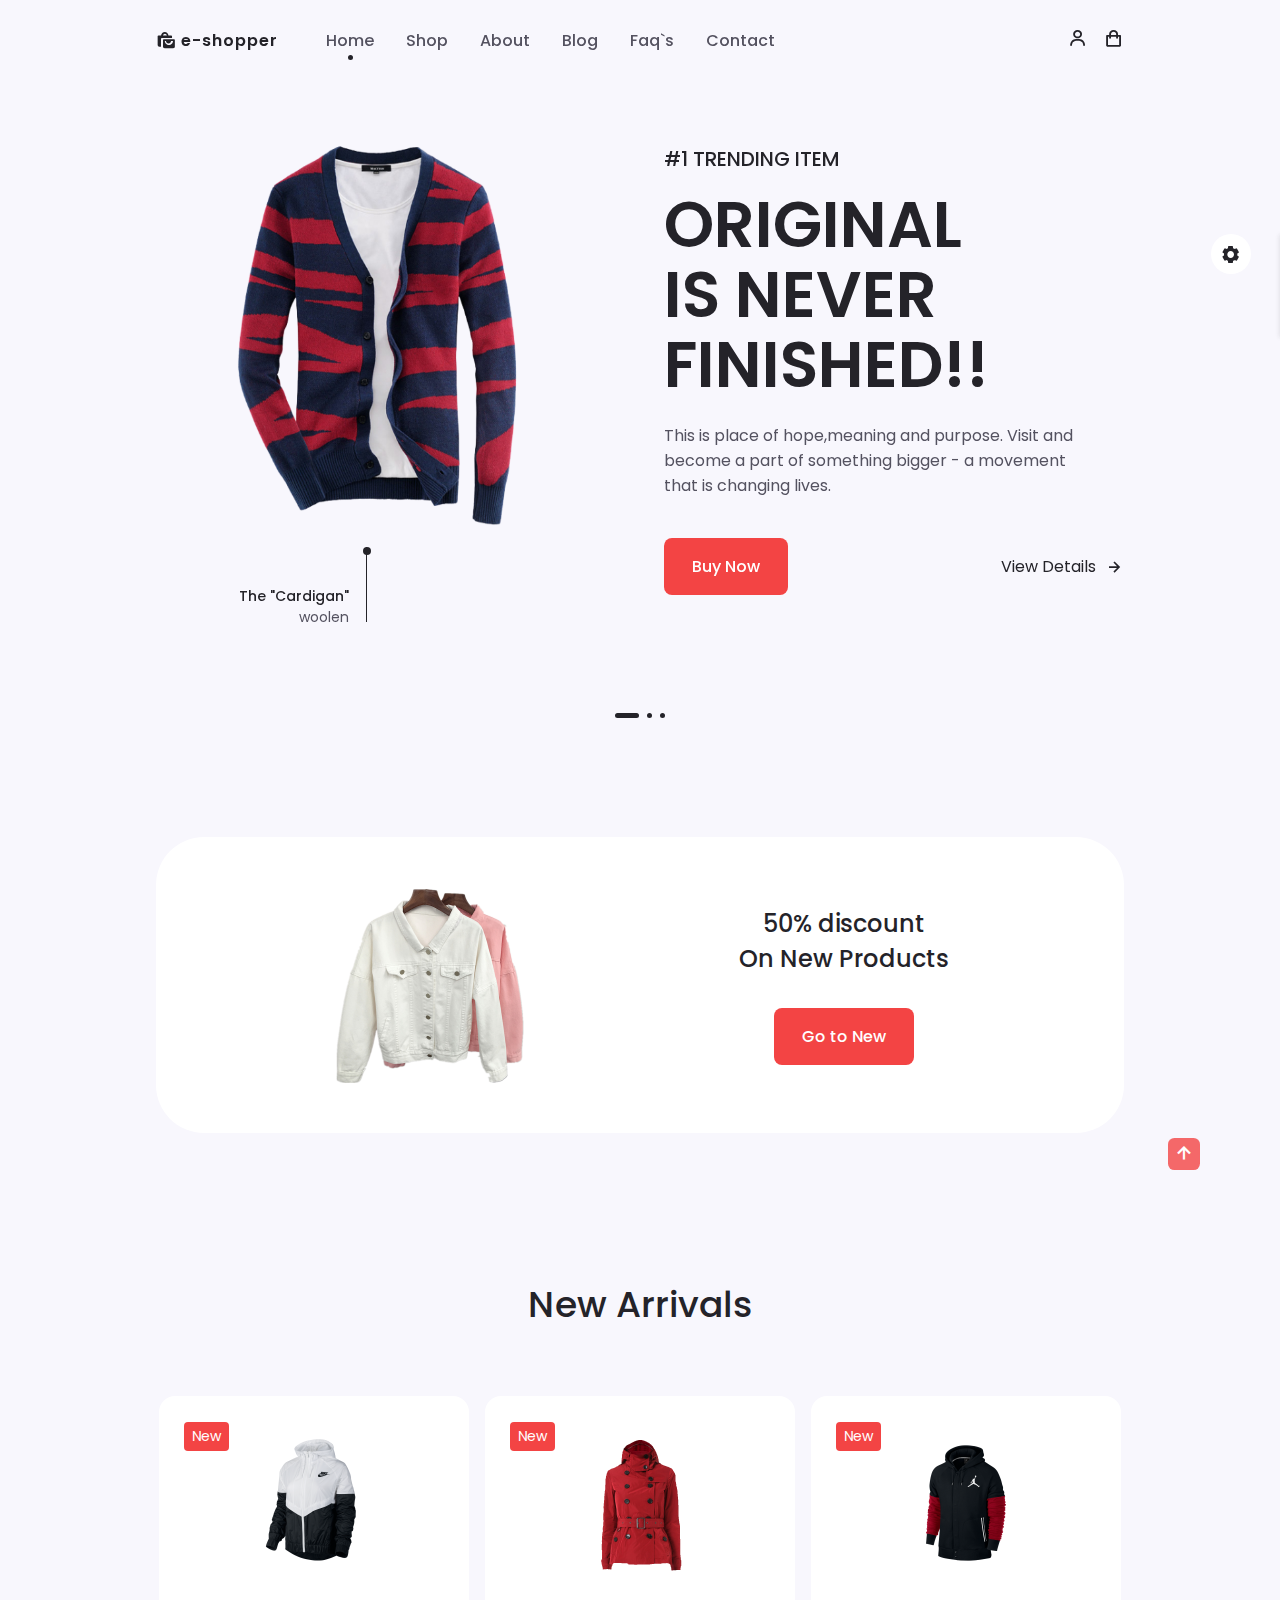
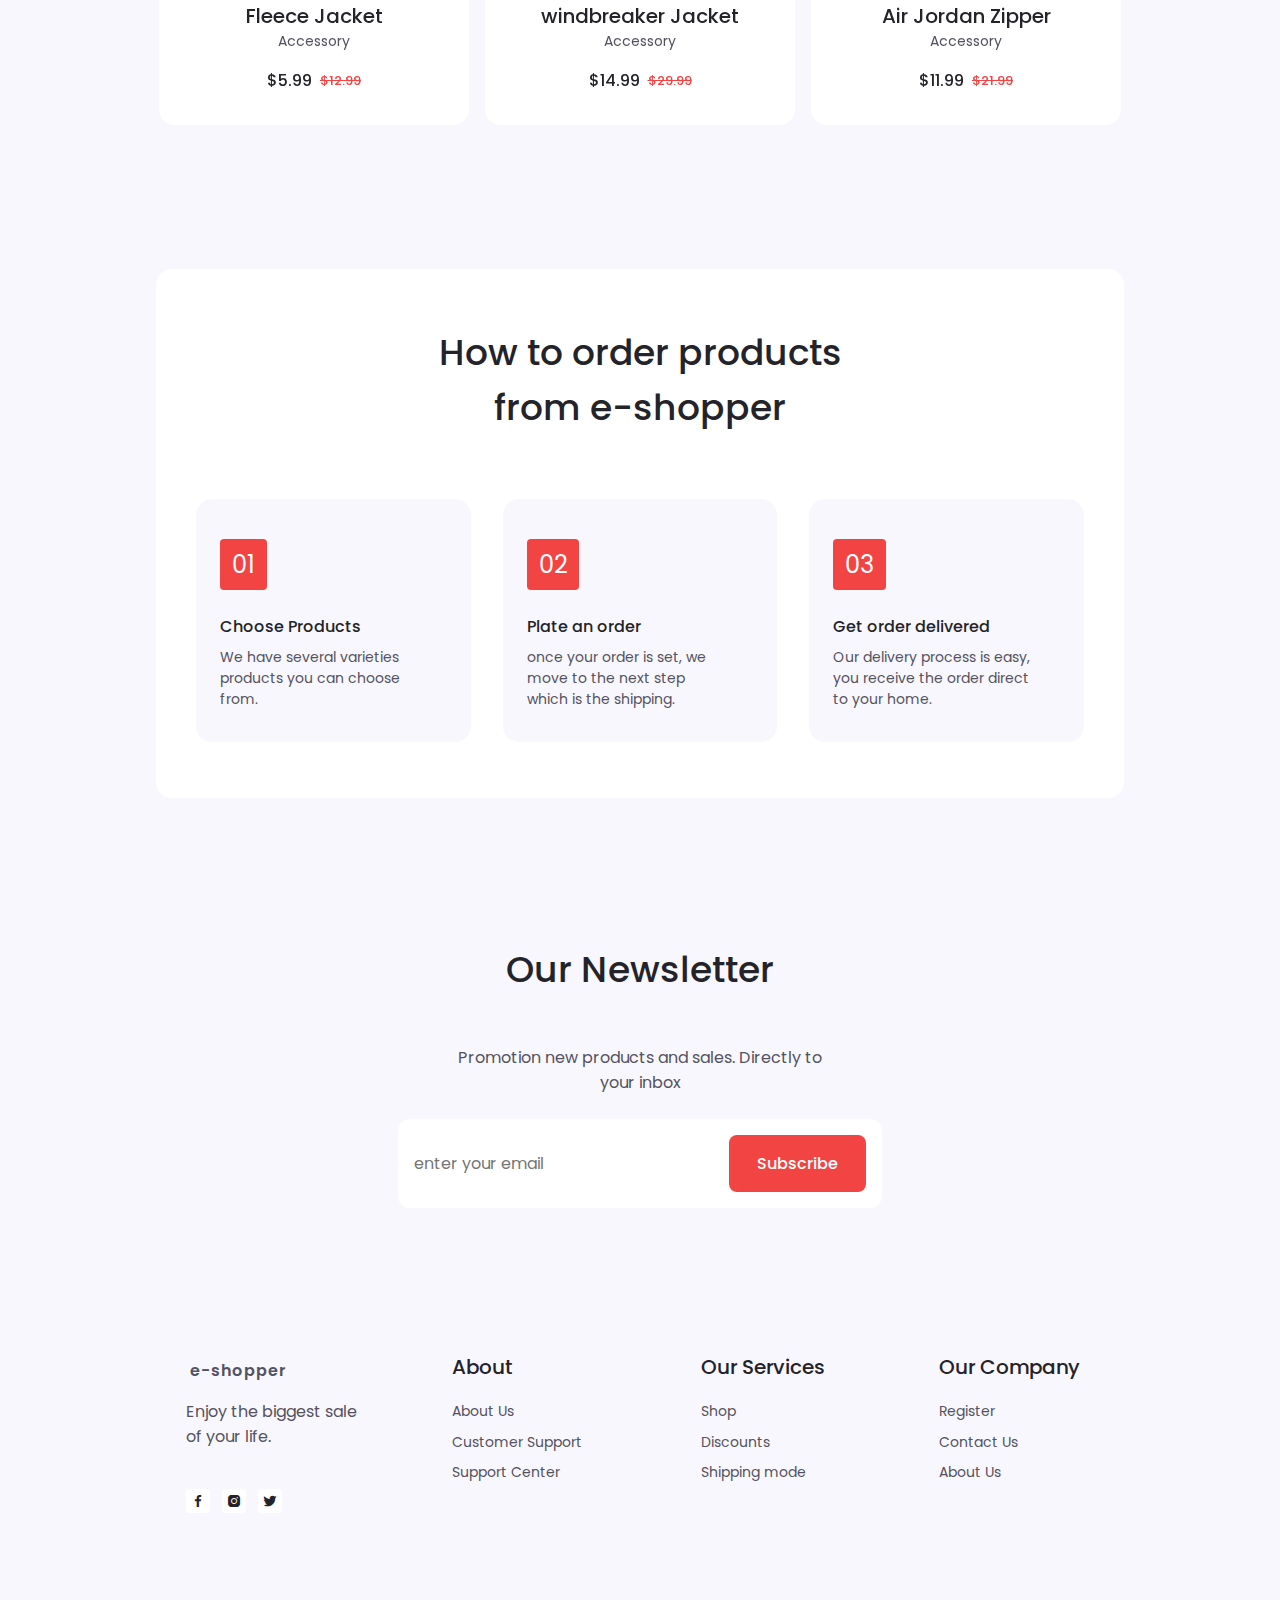
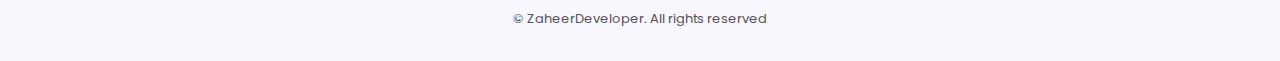
<file: index.html>
<!DOCTYPE html>
<html lang="en">
<head>
    <meta charset="UTF-8">
    <meta http-equiv="X-UA-Compatible" content="IE=edge">
    <meta name="viewport" content="width=device-width, initial-scale=1.0">

    <!--=============== BOX-ICONS ===============-->
    <link rel="stylesheet" href="https://cdn.jsdelivr.net/npm/boxicons@latest/css/boxicons.min.css">

    <!--=============== SWIPER CSS ===============-->
    <link rel="stylesheet" href="assets/css/swiper-bundle.min.css">

    <!--=============== CSS ===============-->
    <link rel="stylesheet" href="assets/css/style.css">
    <link rel="stylesheet" class="js-color-style" href="assets/css/colors/color-1.css">

    <title>E-Commerce Website</title>
</head>
<body>
    <!--=============== HEADER ===============-->
    <header class="header" id="header">
        <nav class="nav container">
            <a href="index.html" class="nav__logo">
                <i class="bx bxs-shopping-bags nav__logo-icon"></i> E-Shopper
            </a>

            <div class="nav__menu" id="nav-menu">
                <ul class="nav__list">
                    <li class="nav__items">
                        <a href="index.html" class="nav__link active-link">Home</a>
                    </li>

                    <li class="nav__items">
                        <a href="shop.html" class="nav__link">Shop</a>
                    </li>

                    <li class="nav__items">
                        <a href="about.html" class="nav__link">About</a>
                    </li>

                    <li class="nav__items">
                        <a href="blog.html" class="nav__link">Blog</a>
                    </li>

                    <li class="nav__items">
                        <a href="faq.html" class="nav__link">Faq`s</a>
                    </li>

                    <li class="nav__items">
                        <a href="contact.html" class="nav__link">Contact</a>
                    </li>
                </ul>
                <div class="nav__close" id="nav-close">
                    <i class="bx bx-x"></i>
                </div>
            </div>

            <div class="nav__btns">
                <div class="login__toggle" id="login-button">
                    <i class="bx bx-user"></i>
                </div>
                <div class="nav__shop" id="cart-shop">
                    <i class="bx bx-shopping-bag"></i>
                </div>
                <div class="nav__toggle" id="nav-toggle">
                    <i class="bx bx-grid-alt"></i>
                </div>
            </div>
        </nav>
    </header>

    <!--=============== CART ===============-->
    <div class="cart" id="cart">
        <i class="bx bx-x cart__close" id="cart-close"></i>

        <h2 class="cart__title-center">My Cart</h2>
        <div class="cart__container">

            <article class="cart__card">
                <div class="cart__box">
                    <img src="assets/img/cart-1.png" alt="" class="cart__img">
                </div>
                <div class="cart__details">
                    <h3 class="cart__title">WindBreaker</h3>
                    <span class="cart__price">$12</span>

                    <div class="cart__amount">
                        <div class="cart__amount-content">
                            <span class="car__amount-box">
                                <i class="bx bx-minus"></i>
                            </span>
                            <span class="card__amount-number">1</span>
                            <span class="car__amount-box">
                                <i class="bx bx-plus"></i>
                            </span>
                        </div>
                        <i class="bx bx-trash-alt cart__amount-trash"></i>
                    </div>
                </div>
            </article>

            <article class="cart__card">
                <div class="cart__box">
                    <img src="assets/img/cart-2.png" alt="" class="cart__img">
                </div>
                <div class="cart__details">
                    <h3 class="cart__title">Cardigan Hoodie</h3>
                    <span class="cart__price">$16</span>

                    <div class="cart__amount">
                        <div class="cart__amount-content">
                            <span class="car__amount-box">
                                <i class="bx bx-minus"></i>
                            </span>
                            <span class="card__amount-number">1</span>
                            <span class="car__amount-box">
                                <i class="bx bx-plus"></i>
                            </span>
                        </div>
                        <i class="bx bx-trash-alt cart__amount-trash"></i>
                    </div>
                </div>
            </article>

            <article class="cart__card">
                <div class="cart__box">
                    <img src="assets/img/cart-3.png" alt="" class="cart__img">
                </div>
                <div class="cart__details">
                    <h3 class="cart__title">Cartoon</h3>
                    <span class="cart__price">$10</span>

                    <div class="cart__amount">
                        <div class="cart__amount-content">
                            <span class="car__amount-box">
                                <i class="bx bx-minus"></i>
                            </span>
                            <span class="card__amount-number">1</span>
                            <span class="car__amount-box">
                                <i class="bx bx-plus"></i>
                            </span>
                        </div>
                        <i class="bx bx-trash-alt cart__amount-trash"></i>
                    </div>
                </div>
            </article>

        </div>
        <div class="cart__prices">
            <span class="cart__prices-item">3 item = </span>
            <span class="cart__prices-total">$38</span>
        </div>
    </div>

    <!--=============== LOGIN ===============-->
    <div class="login" id="login">
        <i class="bx bx-x login__close" id="login-close"></i>

        <h2 class="login__title-center">Login</h2>

        <form action="" class="login__form grid">
            <div class="login__content">
                <label for="" class="login__label">Email</label>
                <input type="email" class="login__input">
            </div>

            <div class="login__content">
                <label for="" class="login__label">Password</label>
                <input type="password" class="login__input">
            </div>

            <div>
                <a href="#" class="button">SignUp</a>
            </div>

            <div>
                <p href="#" class="signup">Not a member? <a href="registration.html">SignUp Now</a></p>
            </div>

        </form>
    </div>

    <!--=============== MAIN ===============-->
    <main class="main">

        <!--=============== HOME ===============-->
        <section class="home container">
            <div class="swiper home-swiper">
                <div class="swiper-wrapper">
                    <!-- HOME SWIPER =1  -->
                    <section class="swiper-slide">
                        <div class="home__content grid">
                            <div class="home__group">
                                <img src="assets/img/slide-2.png" alt="" class="home__img">
                                <div class="home__indicator"></div>
                                
                                <div class="home__details-img">
                                    <h4 class="home__details-title">The "Cardigan"</h4>
                                    <span class="home__details-subtitle">woolen</span>
                                </div>
                            </div>
                            <div class="home__data">
                                <h3 class="home__subtitle">#1 TRENDING ITEM</h3>
                                <h1 class="home__title">ORIGINAL <br>IS NEVER <br> FINISHED!!</h1>
                                <p class="home__description">This is place of hope,meaning and purpose. Visit
                                    and become a part of something bigger - a movement that is changing lives.
                                </p>
                                <div class="home__button">
                                    <a href="details.html" class="button">Buy Now</a>
                                    <a href="details.html" class="button--link button--flex">View Details
                                        <i class="bx bx-right-arrow-alt button__icon"></i>
                                    </a>
                                </div>
                            </div>
                        </div>
                    </section>
                    <!-- HOME SWIPER =2  -->
                        <section class="swiper-slide">
                        <div class="home__content grid">
                            <div class="home__group">
                                <img src="assets/img/slide-3.png" alt="" class="home__img">
                                <div class="home__indicator"></div>
                                
                                <div class="home__details-img">
                                    <h4 class="home__details-title">jqueezy</h4>
                                    <span class="home__details-subtitle">Ski Suit</span>
                                </div>
                            </div>
                            <div class="home__data">
                                <h3 class="home__subtitle">#2 top Best duo</h3>
                                <h1 class="home__title">FALL <br> WINTER <br>2024 </h1>
                                <p class="home__description">A specialist label creating luxury essentials.
                                    Ethically crafted with an unwavering commitment to exceptional quality.
                                </p>
                                <div class="home__button">
                                    <a href="details.html" class="button">Buy Now</a>
                                    <a href="details.html" class="button--link button--flex">View Details
                                        <i class="bx bx-right-arrow-alt button__icon"></i>
                                    </a>
                                </div>
                            </div>
                        </div>
                        </section>
                        <!-- HOME SWIPER =3  -->
                        <section class="swiper-slide">
                        <div class="home__content grid">
                            <div class="home__group">
                                <img src="assets/img/slide-1.png" alt="" class="home__img">
                                <div class="home__indicator"></div>
                                
                                <div class="home__details-img">
                                    <h4 class="home__details-title">Jurry</h4>
                                    <span class="home__details-subtitle">Zipper</span>
                                </div>
                            </div>
                            <div class="home__data">
                                <h3 class="home__subtitle">#3 trending item</h3>
                                <h1 class="home__title">SALE 20% <br> OFF ON <br>EVERYTHING </h1>
                                <p class="home__description">A specialist label creating luxury essentials.
                                    Ethically crafted with an unwavering commitment to exceptional quality.
                                </p>
                                <div class="home__button">
                                    <a href="details.html" class="button">Buy Now</a>
                                    <a href="details.html" class="button--link button--flex">View Details
                                        <i class="bx bx-right-arrow-alt button__icon"></i>
                                    </a>
                                </div>
                            </div>
                        </div>
                    </section>
                </div>
                <div class="swiper-pagination"></div>
            </div>
        </section>
        
        <!--=============== DISCOUNT ===============-->
        <section class="discount section">
            <div class="discount__container container grid">
                <img src="assets/img/discount.png" alt="" class="discount__img">

                <div class="discount__data">
                    <h2 class="discount__title">50% discount <br> On New Products</h2>
                    <a href="#" class="button">Go to New</a>
                </div>
            </div>
        </section>

        <!--=============== NEW ARRIVALS ===============-->
        <section class="new section">
            <h2 class="section__title">New Arrivals</h2>

            <div class="new__container container">
                <div class="swiper new-swiper">
                    <div class="swiper-wrapper">
                        <!-- NEW CONTENT 1  -->
                        <div class="new__content swiper-slide">
                            <div class="new__tag">New</div>
                            <img src="assets/img/new-1.png" alt="" class="new__img">
                            <h3 class="new__title">windbreaker Jacket</h3>
                            <span class="new__subtitle">Accessory</span>

                            <div class="new__prices">
                                <span class="new__price">$14.99</span>
                                <span class="new__discount">$29.99</span>
                            </div>
                            <a href="details.html" class="button new__button">
                                <i class="bx bx-cart-alt new__icon"></i>
                            </a>
                        </div>
                        <!-- NEW CONTENT 2  -->
                        <div class="new__content swiper-slide">
                            <div class="new__tag">New</div>
                            <img src="assets/img/new-2.png" alt="" class="new__img">
                            <h3 class="new__title">Air Jordan Zipper</h3>
                            <span class="new__subtitle">Accessory</span>

                            <div class="new__prices">
                                <span class="new__price">$11.99</span>
                                <span class="new__discount">$21.99</span>
                            </div>
                            <a href="details.html" class="button new__button">
                                <i class="bx bx-cart-alt new__icon"></i>
                            </a>
                        </div>
                        <!-- NEW CONTENT 3  -->
                        <div class="new__content swiper-slide">
                            <div class="new__tag">New</div>
                            <img src="assets/img/new-3.png" alt="" class="new__img">
                            <h3 class="new__title">Fur Jacket</h3>
                            <span class="new__subtitle">Accessory</span>

                            <div class="new__prices">
                                <span class="new__price">$4.99</span>
                                <span class="new__discount">$9.99</span>
                            </div>
                            <a href="details.html" class="button new__button">
                                <i class="bx bx-cart-alt new__icon"></i>
                            </a>
                        </div>
                        <!-- NEW CONTENT 4  -->
                        <div class="new__content swiper-slide">
                            <div class="new__tag">New</div>
                            <img src="assets/img/new-4.png" alt="" class="new__img">
                            <h3 class="new__title">Fleece Jacket</h3>
                            <span class="new__subtitle">Accessory</span>

                            <div class="new__prices">
                                <span class="new__price">$24.99</span>
                                <span class="new__discount">$44.99</span>
                            </div>
                            <a href="details.html" class="button new__button">
                                <i class="bx bx-cart-alt new__icon"></i>
                            </a>
                        </div>
                        <!-- NEW CONTENT 5  -->
                        <div class="new__content swiper-slide">
                            <div class="new__tag">New</div>
                            <img src="assets/img/new-5.png" alt="" class="new__img">
                            <h3 class="new__title">Nike Hoodie</h3>
                            <span class="new__subtitle">Accessory</span>

                            <div class="new__prices">
                                <span class="new__price">$7.99</span>
                                <span class="new__discount">$14.99</span>
                            </div>
                            <a href="details.html" class="button new__button">
                                <i class="bx bx-cart-alt new__icon"></i>
                            </a>
                        </div>
                        <!-- NEW CONTENT 6  -->
                        <div class="new__content swiper-slide">
                            <div class="new__tag">New</div>
                            <img src="assets/img/new-6.png" alt="" class="new__img">
                            <h3 class="new__title">Fleece Jacket</h3>
                            <span class="new__subtitle">Accessory</span>

                            <div class="new__prices">
                                <span class="new__price">$5.99</span>
                                <span class="new__discount">$12.99</span>
                            </div>
                            <a href="details.html" class="button new__button">
                                <i class="bx bx-cart-alt new__icon"></i>
                            </a>
                        </div>
                    </div>
                </div>
            </div>
            
        </section>

        <!--=============== STEPS ===============-->
        <section class="steps section container">
            <div class="steps__bg">
                <h2 class="section__title">How to order products <br>from e-shopper</h2>

                <div class="steps__container grid">
                    <!-- STEP CARD 1 -->
                    <div class="steps__card">
                        <div class="steps__card-number">01</div>
                        <h3 class="steps__card-title">Choose Products</h3>
                        <p class="steps__card-description">
                            We have several varieties products you can choose from.
                        </p>
                    </div>
                    <!-- STEP CARD 2 -->
                    <div class="steps__card">
                        <div class="steps__card-number">02</div>
                        <h3 class="steps__card-title">Plate an order</h3>
                        <p class="steps__card-description">
                            once your order is set, we move to the next step which is the shipping.
                        </p>
                    </div>
                    <!-- STEP CARD 3 -->
                    <div class="steps__card">
                        <div class="steps__card-number">03</div>
                        <h3 class="steps__card-title">Get order delivered</h3>
                        <p class="steps__card-description">
                            Our delivery process is easy, you receive the order direct to your home.
                        </p>
                    </div>
                </div>

            </div>
        </section>

        <!--=============== NEWSLETTER ===============-->
        <section class="newsletter section">
            <div class="newsletter__container container">
                <h2 class="section__title">Our Newsletter</h2>
                <p class="newsletter__description">
                    Promotion new products and sales. Directly to your inbox
                </p>
                <form action="" class="newsletter__form">
                    <input type="text" placeholder="enter your email" class="newsletter__input">
                    <button class="button">Subscribe</button>
                </form>
            </div>
        </section>
    </main>

    <!--=============== FOOTER ===============-->
    <footer class="footer section">
        <div class="footer__container container grid">
            <!-- FOOTER CONTENT 1  -->
            <div class="footer__content">
                <a href="#" class="footer__logo">
                    <i class="bx bx-shopping-bags footer__logo-icon"></i>e-shopper
                </a>

                <p class="footer__description">
                    Enjoy the biggest sale <br>of your life.</p>

                    <div class="footer__social">
                        <a href="#" class="footer__social-link"><i class="bx bxl-facebook"></i>
                        <a href="#" class="footer__social-link"><i class="bx bxl-instagram-alt"></i>
                        <a href="#" class="footer__social-link"><i class="bx bxl-twitter"></i>

                        </a>
                    </div>
            </div>
            <!-- FOOTER CONTENT 2  -->
            <div class="footer__content">
                <h3 class="footer__title">About</h3>

                <ul class="footer__links">
                    <li><a href="#" class="footer__link">About Us</a></li>
                    <li><a href="#" class="footer__link">Customer Support</a></li>
                    <li><a href="#" class="footer__link">Support Center</a></li>
                </ul>
            </div>
            <!-- FOOTER CONTENT 3  -->
            <div class="footer__content">
                <h3 class="footer__title">Our Services</h3>

                <ul class="footer__links">
                    <li><a href="#" class="footer__link">Shop</a></li>
                    <li><a href="#" class="footer__link">Discounts</a></li>
                    <li><a href="#" class="footer__link">Shipping mode</a></li>
                </ul>
            </div>
            <!-- FOOTER CONTENT 4  -->
            <div class="footer__content">
                <h3 class="footer__title">Our Company</h3>

                <ul class="footer__links">
                    <li><a href="#" class="footer__link">Register</a></li>
                    <li><a href="#" class="footer__link">Contact Us</a></li>
                    <li><a href="#" class="footer__link">About Us</a></li>
                </ul>
            </div>
        </div>
        <span class="footer__copy">&#169; ZaheerDeveloper. All rights reserved</span>
    </footer>

    <!--=============== SCROLL UP ===============-->
    <a href="#" class="scrollup" id="scroll-up">
        <i class="bx bx-up-arrow-alt scrollup__icon"></i>
    </a>

    <!--=============== STYLE SWITCHER ===============-->
    <div class="style__switcher">
        <div class="style__switcher-toggler s__icon">
            <i class="bx bxs-cog bx-spin"></i>
        </div>

        <h4>Theme Colors</h4>
        <div class="theme__colors js-theme-colors">
            <button type="button" data-js-theme-colors="color-1" class="js-theme-color-item theme__button 
            color-1"><i class="bx bx-check"></i></button>
            <button type="button" data-js-theme-colors="color-2" class="js-theme-color-item theme__button 
            color-2"><i class="bx bx-check"></i></button>
            <button type="button" data-js-theme-colors="color-3" class="js-theme-color-item theme__button 
            color-3"><i class="bx bx-check"></i></button>
            <button type="button" data-js-theme-colors="color-4" class="js-theme-color-item theme__button 
            color-4"><i class="bx bx-check"></i></button>
            <button type="button" data-js-theme-colors="color-5" class="js-theme-color-item theme__button 
            color-5"><i class="bx bx-check"></i></button>
        </div>
    </div>

    <!--=============== SWIPER JS ===============-->
    <script src="assets/js/swiper-bundle.min.js"></script>

    <!--=============== JS ===============-->
    <script src="assets/js/main.js"></script>
</body>
</html>
</file>
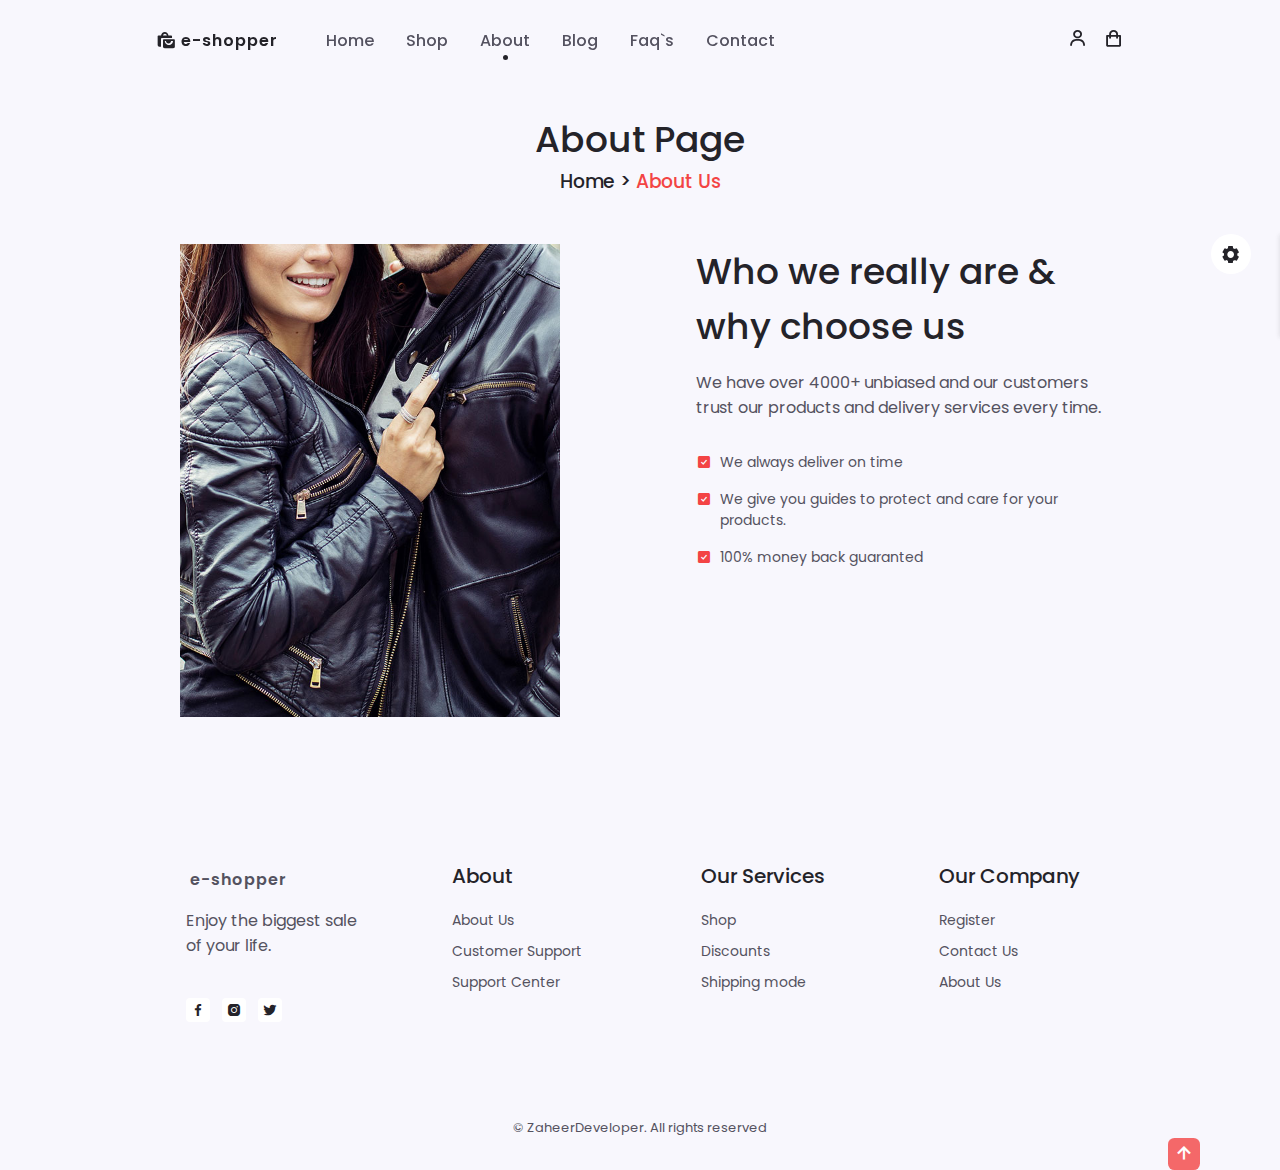
<file: about.html>
<!DOCTYPE html>
<html lang="en">
<head>
    <meta charset="UTF-8">
    <meta http-equiv="X-UA-Compatible" content="IE=edge">
    <meta name="viewport" content="width=device-width, initial-scale=1.0">

    <!--=============== BOX-ICONS ===============-->
    <link rel="stylesheet" href="https://cdn.jsdelivr.net/npm/boxicons@latest/css/boxicons.min.css">

    <!--=============== SWIPER CSS ===============-->
    <link rel="stylesheet" href="assets/css/swiper-bundle.min.css">

    <!--=============== CSS ===============-->
    <link rel="stylesheet" href="assets/css/style.css">
    <link rel="stylesheet" class="js-color-style" href="assets/css/colors/color-1.css">

    <title>E-Commerce Website</title>
</head>
<body>
    <!--=============== HEADER ===============-->
    <header class="header" id="header">
        <nav class="nav container">
            <a href="index.html" class="nav__logo">
                <i class="bx bxs-shopping-bags nav__logo-icon"></i> E-Shopper
            </a>

            <div class="nav__menu" id="nav-menu">
                <ul class="nav__list">
                    <li class="nav__items">
                        <a href="index.html" class="nav__link">Home</a>
                    </li>

                    <li class="nav__items">
                        <a href="shop.html" class="nav__link">Shop</a>
                    </li>

                    <li class="nav__items">
                        <a href="about.html" class="nav__link active-link">About</a>
                    </li>

                    <li class="nav__items">
                        <a href="blog.html" class="nav__link">Blog</a>
                    </li>

                    <li class="nav__items">
                        <a href="faq.html" class="nav__link">Faq`s</a>
                    </li>

                    <li class="nav__items">
                        <a href="contact.html" class="nav__link">Contact</a>
                    </li>
                </ul>
                <div class="nav__close" id="nav-close">
                    <i class="bx bx-x"></i>
                </div>
            </div>

            <div class="nav__btns">
                <div class="login__toggle" id="login-button">
                    <i class="bx bx-user"></i>
                </div>
                <div class="nav__shop" id="cart-shop">
                    <i class="bx bx-shopping-bag"></i>
                </div>
                <div class="nav__toggle" id="nav-toggle">
                    <i class="bx bx-grid-alt"></i>
                </div>
            </div>
        </nav>
    </header>

    <!--=============== CART ===============-->
    <div class="cart" id="cart">
        <i class="bx bx-x cart__close" id="cart-close"></i>

        <h2 class="cart__title-center">My Cart</h2>
        <div class="cart__container">

            <article class="cart__card">
                <div class="cart__box">
                    <img src="assets/img/cart-1.png" alt="" class="cart__img">
                </div>
                <div class="cart__details">
                    <h3 class="cart__title">WindBreaker</h3>
                    <span class="cart__price">$12</span>

                    <div class="cart__amount">
                        <div class="cart__amount-content">
                            <span class="car__amount-box">
                                <i class="bx bx-minus"></i>
                            </span>
                            <span class="card__amount-number">1</span>
                            <span class="car__amount-box">
                                <i class="bx bx-plus"></i>
                            </span>
                        </div>
                        <i class="bx bx-trash-alt cart__amount-trash"></i>
                    </div>
                </div>
            </article>

            <article class="cart__card">
                <div class="cart__box">
                    <img src="assets/img/cart-2.png" alt="" class="cart__img">
                </div>
                <div class="cart__details">
                    <h3 class="cart__title">Cardigan Hoodie</h3>
                    <span class="cart__price">$16</span>

                    <div class="cart__amount">
                        <div class="cart__amount-content">
                            <span class="car__amount-box">
                                <i class="bx bx-minus"></i>
                            </span>
                            <span class="card__amount-number">1</span>
                            <span class="car__amount-box">
                                <i class="bx bx-plus"></i>
                            </span>
                        </div>
                        <i class="bx bx-trash-alt cart__amount-trash"></i>
                    </div>
                </div>
            </article>

            <article class="cart__card">
                <div class="cart__box">
                    <img src="assets/img/cart-3.png" alt="" class="cart__img">
                </div>
                <div class="cart__details">
                    <h3 class="cart__title">Cartoon</h3>
                    <span class="cart__price">$10</span>

                    <div class="cart__amount">
                        <div class="cart__amount-content">
                            <span class="car__amount-box">
                                <i class="bx bx-minus"></i>
                            </span>
                            <span class="card__amount-number">1</span>
                            <span class="car__amount-box">
                                <i class="bx bx-plus"></i>
                            </span>
                        </div>
                        <i class="bx bx-trash-alt cart__amount-trash"></i>
                    </div>
                </div>
            </article>

        </div>
        <div class="cart__prices">
            <span class="cart__prices-item">3 item = </span>
            <span class="cart__prices-total">$38</span>
        </div>
    </div>

    <!--=============== LOGIN ===============-->
    <div class="login" id="login">
        <i class="bx bx-x login__close" id="login-close"></i>

        <h2 class="login__title-center">Login</h2>

        <form action="#" class="login__form grid">
            <div class="login__content">
                <label for="" class="login__label">Email</label>
                <input type="email" class="login__input">
            </div>

            <div class="login__content">
                <label for="" class="login__label">Password</label>
                <input type="password" class="login__input">
            </div>

            <div>
                <a href="#" class="button">SignUp</a>
            </div>

            <div>
                <p href="#" class="signup">Not a member? <a href="registration.html">SignUp Now</a></p>
            </div>

        </form>
    </div>

    <!--=============== MAIN ===============-->
    <main class="main">
        <!--=============== ABOUT ===============-->
        <section class="about section container">
            <h2 class="breadcrumb__title">About Page</h2>
            <h3 class="breadcrumb__subtitle">Home > <span> About Us</span></h3>

            <div class="about__container grid">
                <img src="assets/img/about-img.jpg" alt="" class="about__img">

                <div class="about__data">
                    <h2 class="section__title about__title">
                        Who we really are & <br> why choose us
                    </h2>

                    <p class="about__description">
                        We have over 4000+ unbiased and our customers trust our products and delivery
                        services every time. 
                    </p>
                    <div class="about__details">
                        <p class="about__details-description">
                            <i class="bx bxs-check-square about__details-icon"></i>
                            We always deliver on time
                        </p>
                        <p class="about__details-description">
                            <i class="bx bxs-check-square about__details-icon"></i>
                            We give you guides to protect and care for your products.
                        </p>
                        <p class="about__details-description">
                            <i class="bx bxs-check-square about__details-icon"></i>
                            100% money back guaranted
                        </p>
                    </div>
                </div>
            </div>
        </section>
    </main>

    <!--=============== FOOTER ===============-->
    <footer class="footer section">
        <div class="footer__container container grid">
            <!-- FOOTER CONTENT 1  -->
            <div class="footer__content">
                <a href="#" class="footer__logo">
                    <i class="bx bx-shopping-bags footer__logo-icon"></i>e-shopper
                </a>

                <p class="footer__description">
                    Enjoy the biggest sale <br>of your life.</p>

                    <div class="footer__social">
                        <a href="#" class="footer__social-link"><i class="bx bxl-facebook"></i>
                        <a href="#" class="footer__social-link"><i class="bx bxl-instagram-alt"></i>
                        <a href="#" class="footer__social-link"><i class="bx bxl-twitter"></i>

                        </a>
                    </div>
            </div>
            <!-- FOOTER CONTENT 2  -->
            <div class="footer__content">
                <h3 class="footer__title">About</h3>

                <ul class="footer__links">
                    <li><a href="about.html" class="footer__link">About Us</a></li>
                    <li><a href="#" class="footer__link">Customer Support</a></li>
                    <li><a href="#" class="footer__link">Support Center</a></li>
                </ul>
            </div>
            <!-- FOOTER CONTENT 3  -->
            <div class="footer__content">
                <h3 class="footer__title">Our Services</h3>

                <ul class="footer__links">
                    <li><a href="#" class="footer__link">Shop</a></li>
                    <li><a href="#" class="footer__link">Discounts</a></li>
                    <li><a href="#" class="footer__link">Shipping mode</a></li>
                </ul>
            </div>
            <!-- FOOTER CONTENT 4  -->
            <div class="footer__content">
                <h3 class="footer__title">Our Company</h3>

                <ul class="footer__links">
                    <li><a href="#" class="footer__link">Register</a></li>
                    <li><a href="#" class="footer__link">Contact Us</a></li>
                    <li><a href="#" class="footer__link">About Us</a></li>
                </ul>
            </div>
        </div>
        <span class="footer__copy">&#169; ZaheerDeveloper. All rights reserved</span>
    </footer>

    <!--=============== SCROLL UP ===============-->
    <a href="#" class="scrollup" id="scroll-up">
        <i class="bx bx-up-arrow-alt scrollup__icon"></i>
    </a>
    <!--=============== STYLE SWITCHER ===============-->
    <div class="style__switcher">
        <div class="style__switcher-toggler s__icon">
            <i class="bx bxs-cog bx-spin"></i>
        </div>

        <h4>Theme Colors</h4>
        <div class="theme__colors js-theme-colors">
            <button type="button" data-js-theme-colors="color-1" class="js-theme-color-item theme__button 
            color-1"><i class="bx bx-check"></i></button>
            <button type="button" data-js-theme-colors="color-2" class="js-theme-color-item theme__button 
            color-2"><i class="bx bx-check"></i></button>
            <button type="button" data-js-theme-colors="color-3" class="js-theme-color-item theme__button 
            color-3"><i class="bx bx-check"></i></button>
            <button type="button" data-js-theme-colors="color-4" class="js-theme-color-item theme__button 
            color-4"><i class="bx bx-check"></i></button>
            <button type="button" data-js-theme-colors="color-5" class="js-theme-color-item theme__button 
            color-5"><i class="bx bx-check"></i></button>
        </div>
    </div>
    
    <!--=============== SWIPER JS ===============-->
    <script src="assets/js/swiper-bundle.min.js"></script>

    <!--=============== JS ===============-->
    <script src="assets/js/main.js"></script>
</body>
</html>
</file>
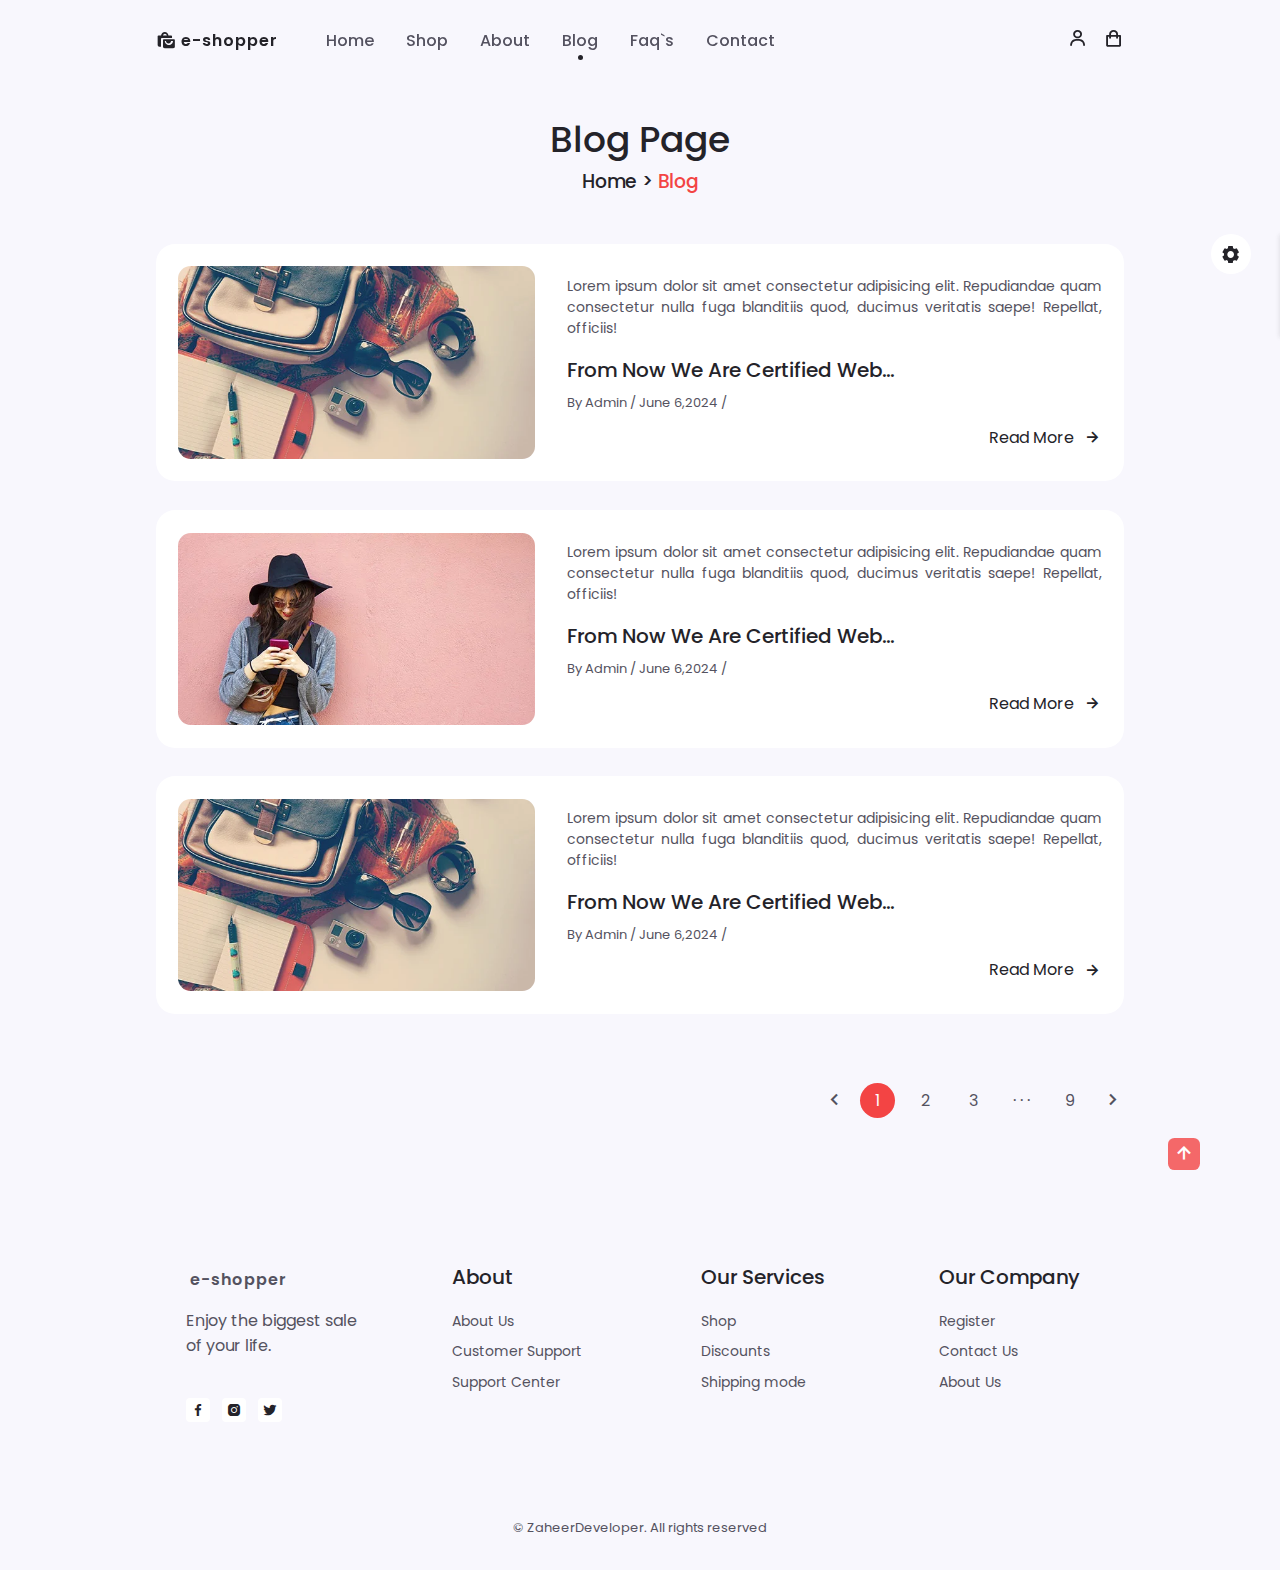
<file: blog.html>
<!DOCTYPE html>
<html lang="en">
<head>
    <meta charset="UTF-8">
    <meta http-equiv="X-UA-Compatible" content="IE=edge">
    <meta name="viewport" content="width=device-width, initial-scale=1.0">

    <!--=============== BOX-ICONS ===============-->
    <link rel="stylesheet" href="https://cdn.jsdelivr.net/npm/boxicons@latest/css/boxicons.min.css">

    <!--=============== SWIPER CSS ===============-->
    <link rel="stylesheet" href="assets/css/swiper-bundle.min.css">

    <!--=============== CSS ===============-->
    <link rel="stylesheet" href="assets/css/style.css">
    <link rel="stylesheet" class="js-color-style" href="assets/css/colors/color-1.css">

    <title>E-Commerce Website</title>
</head>
<body>
    <!--=============== HEADER ===============-->
    <header class="header" id="header">
        <nav class="nav container">
            <a href="index.html" class="nav__logo">
                <i class="bx bxs-shopping-bags nav__logo-icon"></i> E-Shopper
            </a>

            <div class="nav__menu" id="nav-menu">
                <ul class="nav__list">
                    <li class="nav__items">
                        <a href="index.html" class="nav__link">Home</a>
                    </li>

                    <li class="nav__items">
                        <a href="shop.html" class="nav__link">Shop</a>
                    </li>

                    <li class="nav__items">
                        <a href="about.html" class="nav__link">About</a>
                    </li>

                    <li class="nav__items">
                        <a href="blog.html" class="nav__link active-link">Blog</a>
                    </li>

                    <li class="nav__items">
                        <a href="faq.html" class="nav__link">Faq`s</a>
                    </li>

                    <li class="nav__items">
                        <a href="contact.html" class="nav__link">Contact</a>
                    </li>
                </ul>
                <div class="nav__close" id="nav-close">
                    <i class="bx bx-x"></i>
                </div>
            </div>

            <div class="nav__btns">
                <div class="login__toggle" id="login-button">
                    <i class="bx bx-user"></i>
                </div>
                <div class="nav__shop" id="cart-shop">
                    <i class="bx bx-shopping-bag"></i>
                </div>
                <div class="nav__toggle" id="nav-toggle">
                    <i class="bx bx-grid-alt"></i>
                </div>
            </div>
        </nav>
    </header>

    <!--=============== CART ===============-->
    <div class="cart" id="cart">
        <i class="bx bx-x cart__close" id="cart-close"></i>

        <h2 class="cart__title-center">My Cart</h2>
        <div class="cart__container">

            <article class="cart__card">
                <div class="cart__box">
                    <img src="assets/img/cart-1.png" alt="" class="cart__img">
                </div>
                <div class="cart__details">
                    <h3 class="cart__title">WindBreaker</h3>
                    <span class="cart__price">$12</span>

                    <div class="cart__amount">
                        <div class="cart__amount-content">
                            <span class="car__amount-box">
                                <i class="bx bx-minus"></i>
                            </span>
                            <span class="card__amount-number">1</span>
                            <span class="car__amount-box">
                                <i class="bx bx-plus"></i>
                            </span>
                        </div>
                        <i class="bx bx-trash-alt cart__amount-trash"></i>
                    </div>
                </div>
            </article>

            <article class="cart__card">
                <div class="cart__box">
                    <img src="assets/img/cart-2.png" alt="" class="cart__img">
                </div>
                <div class="cart__details">
                    <h3 class="cart__title">Cardigan Hoodie</h3>
                    <span class="cart__price">$16</span>

                    <div class="cart__amount">
                        <div class="cart__amount-content">
                            <span class="car__amount-box">
                                <i class="bx bx-minus"></i>
                            </span>
                            <span class="card__amount-number">1</span>
                            <span class="car__amount-box">
                                <i class="bx bx-plus"></i>
                            </span>
                        </div>
                        <i class="bx bx-trash-alt cart__amount-trash"></i>
                    </div>
                </div>
            </article>

            <article class="cart__card">
                <div class="cart__box">
                    <img src="assets/img/cart-3.png" alt="" class="cart__img">
                </div>
                <div class="cart__details">
                    <h3 class="cart__title">Cartoon</h3>
                    <span class="cart__price">$10</span>

                    <div class="cart__amount">
                        <div class="cart__amount-content">
                            <span class="car__amount-box">
                                <i class="bx bx-minus"></i>
                            </span>
                            <span class="card__amount-number">1</span>
                            <span class="car__amount-box">
                                <i class="bx bx-plus"></i>
                            </span>
                        </div>
                        <i class="bx bx-trash-alt cart__amount-trash"></i>
                    </div>
                </div>
            </article>

        </div>
        <div class="cart__prices">
            <span class="cart__prices-item">3 item = </span>
            <span class="cart__prices-total">$38</span>
        </div>
    </div>

    <!--=============== LOGIN ===============-->
    <div class="login" id="login">
        <i class="bx bx-x login__close" id="login-close"></i>

        <h2 class="login__title-center">Login</h2>

        <form action="" class="login__form grid">
            <div class="login__content">
                <label for="" class="login__label">Email</label>
                <input type="email" class="login__input">
            </div>

            <div class="login__content">
                <label for="" class="login__label">Password</label>
                <input type="password" class="login__input">
            </div>

            <div>
                <a href="#" class="button">SignUp</a>
            </div>

            <div>
                <p href="#" class="signup">Not a member? <a href="registration.html">SignUp Now</a></p>
            </div>

        </form>
    </div>

    <!--=============== MAIN ===============-->
    <main class="main">
        <!--=============== BLOG ===============-->
        <section class="blog section container">
            <h2 class="breadcrumb__title">Blog Page</h2>
            <h3 class="breadcrumb__subtitle">Home > <span> Blog</span></h3>

            <div class="blog__container grid">
                <div class="blog__post grid">
                    <img src="assets/img/blog-1.webp" alt="" class="blog__img">

                    <div class="blog__info">
                        <p class="blog__details"> Lorem ipsum dolor sit amet consectetur adipisicing elit. 
                            Repudiandae quam consectetur nulla fuga blanditiis quod, ducimus veritatis saepe!
                            Repellat, officiis! </p>
                        <h3 class="blog__title">From Now We Are Certified Web...</h3>
                        <p class="blog__date">By Admin / June 6,2024 / </p>
                        <div class="read__more">
                            <a href="#" class="button--link button--flex">Read More 
                                <i class="bx bx-right-arrow-alt button__icon"></i></a>
                        </div>
                    </div>

                </div>
                <div class="blog__post grid">
                    <img src="assets/img/blog-2.webp" alt="" class="blog__img">

                    <div class="blog__info">
                        <p class="blog__details"> Lorem ipsum dolor sit amet consectetur adipisicing elit. 
                            Repudiandae quam consectetur nulla fuga blanditiis quod, ducimus veritatis saepe!
                            Repellat, officiis! </p>
                        <h3 class="blog__title">From Now We Are Certified Web...</h3>
                        <p class="blog__date">By Admin / June 6,2024 / </p>
                        <div class="read__more">
                            <a href="#" class="button--link button--flex">Read More 
                                <i class="bx bx-right-arrow-alt button__icon"></i></a>
                        </div>
                    </div>

                </div>
                <div class="blog__post grid">
                    <img src="assets/img/blog-1.webp" alt="" class="blog__img">

                    <div class="blog__info">
                        <p class="blog__details"> Lorem ipsum dolor sit amet consectetur adipisicing elit. 
                            Repudiandae quam consectetur nulla fuga blanditiis quod, ducimus veritatis saepe!
                            Repellat, officiis! </p>
                        <h3 class="blog__title">From Now We Are Certified Web...</h3>
                        <p class="blog__date">By Admin / June 6,2024 / </p>
                        <div class="read__more">
                            <a href="#" class="button--link button--flex">Read More 
                                <i class="bx bx-right-arrow-alt button__icon"></i></a>
                        </div>
                    </div>

                </div>
                <div class="pagination">
                    <i class="bx bx-chevron-left pagination__icon"></i>
                    <span class="current">1</span>
                    <span>2</span>
                    <span>3</span>
                    <span>&middot; &middot; &middot;</span>
                    <span>9</span>
                    <i class="bx bx-chevron-right pagination__icon"></i>
                </div>
            </div>
            
        </section>
    </main>

    <!--=============== FOOTER ===============-->
    <footer class="footer section">
        <div class="footer__container container grid">
            <!-- FOOTER CONTENT 1  -->
            <div class="footer__content">
                <a href="#" class="footer__logo">
                    <i class="bx bx-shopping-bags footer__logo-icon"></i>e-shopper
                </a>

                <p class="footer__description">
                    Enjoy the biggest sale <br>of your life.</p>

                    <div class="footer__social">
                        <a href="#" class="footer__social-link"><i class="bx bxl-facebook"></i>
                        <a href="#" class="footer__social-link"><i class="bx bxl-instagram-alt"></i>
                        <a href="#" class="footer__social-link"><i class="bx bxl-twitter"></i>

                        </a>
                    </div>
            </div>
            <!-- FOOTER CONTENT 2  -->
            <div class="footer__content">
                <h3 class="footer__title">About</h3>

                <ul class="footer__links">
                    <li><a href="#" class="footer__link">About Us</a></li>
                    <li><a href="#" class="footer__link">Customer Support</a></li>
                    <li><a href="#" class="footer__link">Support Center</a></li>
                </ul>
            </div>
            <!-- FOOTER CONTENT 3  -->
            <div class="footer__content">
                <h3 class="footer__title">Our Services</h3>

                <ul class="footer__links">
                    <li><a href="#" class="footer__link">Shop</a></li>
                    <li><a href="#" class="footer__link">Discounts</a></li>
                    <li><a href="#" class="footer__link">Shipping mode</a></li>
                </ul>
            </div>
            <!-- FOOTER CONTENT 4  -->
            <div class="footer__content">
                <h3 class="footer__title">Our Company</h3>

                <ul class="footer__links">
                    <li><a href="#" class="footer__link">Register</a></li>
                    <li><a href="#" class="footer__link">Contact Us</a></li>
                    <li><a href="#" class="footer__link">About Us</a></li>
                </ul>
            </div>
        </div>
        <span class="footer__copy">&#169; ZaheerDeveloper. All rights reserved</span>
    </footer>

    <!--=============== SCROLL UP ===============-->
    <a href="#" class="scrollup" id="scroll-up">
        <i class="bx bx-up-arrow-alt scrollup__icon"></i>
    </a>
    <!--=============== STYLE SWITCHER ===============-->
    <div class="style__switcher">
        <div class="style__switcher-toggler s__icon">
            <i class="bx bxs-cog bx-spin"></i>
        </div>

        <h4>Theme Colors</h4>
        <div class="theme__colors js-theme-colors">
            <button type="button" data-js-theme-colors="color-1" class="js-theme-color-item theme__button 
            color-1"><i class="bx bx-check"></i></button>
            <button type="button" data-js-theme-colors="color-2" class="js-theme-color-item theme__button 
            color-2"><i class="bx bx-check"></i></button>
            <button type="button" data-js-theme-colors="color-3" class="js-theme-color-item theme__button 
            color-3"><i class="bx bx-check"></i></button>
            <button type="button" data-js-theme-colors="color-4" class="js-theme-color-item theme__button 
            color-4"><i class="bx bx-check"></i></button>
            <button type="button" data-js-theme-colors="color-5" class="js-theme-color-item theme__button 
            color-5"><i class="bx bx-check"></i></button>
        </div>
    </div>
    
    <!--=============== SWIPER JS ===============-->
    <script src="assets/js/swiper-bundle.min.js"></script>

    <!--=============== JS ===============-->
    <script src="assets/js/main.js"></script>
</body>
</html>
</file>
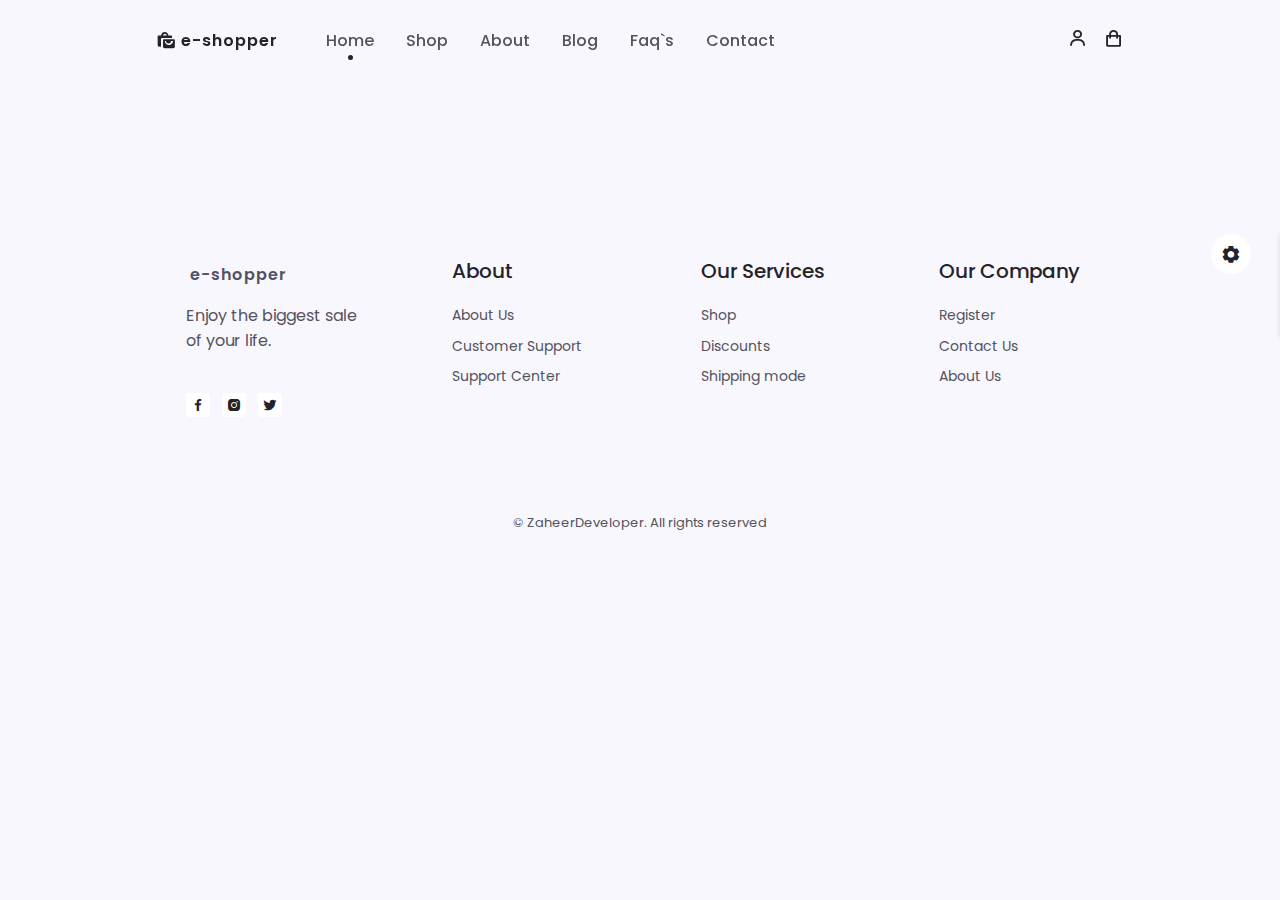
<file: cart.html>
<!DOCTYPE html>
<html lang="en">
<head>
    <meta charset="UTF-8">
    <meta http-equiv="X-UA-Compatible" content="IE=edge">
    <meta name="viewport" content="width=device-width, initial-scale=1.0">

    <!--=============== BOX-ICONS ===============-->
    <link rel="stylesheet" href="https://cdn.jsdelivr.net/npm/boxicons@latest/css/boxicons.min.css">

    <!--=============== SWIPER CSS ===============-->
    <link rel="stylesheet" href="assets/css/swiper-bundle.min.css">

    <!--=============== CSS ===============-->
    <link rel="stylesheet" href="assets/css/style.css">
    <link rel="stylesheet" class="js-color-style" href="assets/css/colors/color-1.css">

    <title>E-Commerce Website</title>
</head>
<body>
    <!--=============== HEADER ===============-->
    <header class="header" id="header">
        <nav class="nav container">
            <a href="index.html" class="nav__logo">
                <i class="bx bxs-shopping-bags nav__logo-icon"></i> E-Shopper
            </a>

            <div class="nav__menu" id="nav-menu">
                <ul class="nav__list">
                    <li class="nav__items">
                        <a href="index.html" class="nav__link active-link">Home</a>
                    </li>

                    <li class="nav__items">
                        <a href="shop.html" class="nav__link">Shop</a>
                    </li>

                    <li class="nav__items">
                        <a href="about.html" class="nav__link">About</a>
                    </li>

                    <li class="nav__items">
                        <a href="blog.html" class="nav__link">Blog</a>
                    </li>

                    <li class="nav__items">
                        <a href="faq.html" class="nav__link">Faq`s</a>
                    </li>

                    <li class="nav__items">
                        <a href="contact.html" class="nav__link">Contact</a>
                    </li>
                </ul>
                <div class="nav__close" id="nav-close">
                    <i class="bx bx-x"></i>
                </div>
            </div>

            <div class="nav__btns">
                <div class="login__toggle" id="login-button">
                    <i class="bx bx-user"></i>
                </div>
                <div class="nav__shop" id="cart-shop">
                    <i class="bx bx-shopping-bag"></i>
                </div>
                <div class="nav__toggle" id="nav-toggle">
                    <i class="bx bx-grid-alt"></i>
                </div>
            </div>
        </nav>
    </header>

    <!--=============== CART ===============-->
    <div class="cart" id="cart">
        <i class="bx bx-x cart__close" id="cart-close"></i>

        <h2 class="cart__title-center">My Cart</h2>
        <div class="cart__container">

            <article class="cart__card">
                <div class="cart__box">
                    <img src="assets/img/cart-1.png" alt="" class="cart__img">
                </div>
                <div class="cart__details">
                    <h3 class="cart__title">WindBreaker</h3>
                    <span class="cart__price">$12</span>

                    <div class="cart__amount">
                        <div class="cart__amount-content">
                            <span class="car__amount-box">
                                <i class="bx bx-minus"></i>
                            </span>
                            <span class="card__amount-number">1</span>
                            <span class="car__amount-box">
                                <i class="bx bx-plus"></i>
                            </span>
                        </div>
                        <i class="bx bx-trash-alt cart__amount-trash"></i>
                    </div>
                </div>
            </article>

            <article class="cart__card">
                <div class="cart__box">
                    <img src="assets/img/cart-2.png" alt="" class="cart__img">
                </div>
                <div class="cart__details">
                    <h3 class="cart__title">Cardigan Hoodie</h3>
                    <span class="cart__price">$16</span>

                    <div class="cart__amount">
                        <div class="cart__amount-content">
                            <span class="car__amount-box">
                                <i class="bx bx-minus"></i>
                            </span>
                            <span class="card__amount-number">1</span>
                            <span class="car__amount-box">
                                <i class="bx bx-plus"></i>
                            </span>
                        </div>
                        <i class="bx bx-trash-alt cart__amount-trash"></i>
                    </div>
                </div>
            </article>

            <article class="cart__card">
                <div class="cart__box">
                    <img src="assets/img/cart-3.png" alt="" class="cart__img">
                </div>
                <div class="cart__details">
                    <h3 class="cart__title">Cartoon</h3>
                    <span class="cart__price">$10</span>

                    <div class="cart__amount">
                        <div class="cart__amount-content">
                            <span class="car__amount-box">
                                <i class="bx bx-minus"></i>
                            </span>
                            <span class="card__amount-number">1</span>
                            <span class="car__amount-box">
                                <i class="bx bx-plus"></i>
                            </span>
                        </div>
                        <i class="bx bx-trash-alt cart__amount-trash"></i>
                    </div>
                </div>
            </article>

        </div>
        <div class="cart__prices">
            <span class="cart__prices-item">3 item = </span>
            <span class="cart__prices-total">$38</span>
        </div>
    </div>

    <!--=============== LOGIN ===============-->
    <div class="login" id="login">
        <i class="bx bx-x login__close" id="login-close"></i>

        <h2 class="login__title-center">Login</h2>

        <form action="" class="login__form grid">
            <div class="login__content">
                <label for="" class="login__label">Email</label>
                <input type="email" class="login__input">
            </div>

            <div class="login__content">
                <label for="" class="login__label">Password</label>
                <input type="password" class="login__input">
            </div>

            <div>
                <a href="#" class="button">SignUp</a>
            </div>

            <div>
                <p href="#" class="signup">Not a member? <a href="registration.html">SignUp Now</a></p>
            </div>

        </form>
    </div>

    <!--=============== MAIN ===============-->
    <main class="main">
        <!--=============== CART ===============-->
        <section class="cart__page section container">
            
        </section>
    </main>

    <!--=============== FOOTER ===============-->
    <footer class="footer section">
        <div class="footer__container container grid">
            <!-- FOOTER CONTENT 1  -->
            <div class="footer__content">
                <a href="#" class="footer__logo">
                    <i class="bx bx-shopping-bags footer__logo-icon"></i>e-shopper
                </a>

                <p class="footer__description">
                    Enjoy the biggest sale <br>of your life.</p>

                    <div class="footer__social">
                        <a href="#" class="footer__social-link"><i class="bx bxl-facebook"></i>
                        <a href="#" class="footer__social-link"><i class="bx bxl-instagram-alt"></i>
                        <a href="#" class="footer__social-link"><i class="bx bxl-twitter"></i>

                        </a>
                    </div>
            </div>
            <!-- FOOTER CONTENT 2  -->
            <div class="footer__content">
                <h3 class="footer__title">About</h3>

                <ul class="footer__links">
                    <li><a href="#" class="footer__link">About Us</a></li>
                    <li><a href="#" class="footer__link">Customer Support</a></li>
                    <li><a href="#" class="footer__link">Support Center</a></li>
                </ul>
            </div>
            <!-- FOOTER CONTENT 3  -->
            <div class="footer__content">
                <h3 class="footer__title">Our Services</h3>

                <ul class="footer__links">
                    <li><a href="#" class="footer__link">Shop</a></li>
                    <li><a href="#" class="footer__link">Discounts</a></li>
                    <li><a href="#" class="footer__link">Shipping mode</a></li>
                </ul>
            </div>
            <!-- FOOTER CONTENT 4  -->
            <div class="footer__content">
                <h3 class="footer__title">Our Company</h3>

                <ul class="footer__links">
                    <li><a href="#" class="footer__link">Register</a></li>
                    <li><a href="#" class="footer__link">Contact Us</a></li>
                    <li><a href="#" class="footer__link">About Us</a></li>
                </ul>
            </div>
        </div>
        <span class="footer__copy">&#169; ZaheerDeveloper. All rights reserved</span>
    </footer>

    <!--=============== SCROLL UP ===============-->
    <a href="#" class="scrollup" id="scroll-up">
        <i class="bx bx-up-arrow-alt scrollup__icon"></i>
    </a>

    <!--=============== STYLE SWITCHER ===============-->
    <div class="style__switcher">
        <div class="style__switcher-toggler s__icon">
            <i class="bx bxs-cog bx-spin"></i>
        </div>

        <h4>Theme Colors</h4>
        <div class="theme__colors js-theme-colors">
            <button type="button" data-js-theme-colors="color-1" class="js-theme-color-item theme__button 
            color-1"><i class="bx bx-check"></i></button>
            <button type="button" data-js-theme-colors="color-2" class="js-theme-color-item theme__button 
            color-2"><i class="bx bx-check"></i></button>
            <button type="button" data-js-theme-colors="color-3" class="js-theme-color-item theme__button 
            color-3"><i class="bx bx-check"></i></button>
            <button type="button" data-js-theme-colors="color-4" class="js-theme-color-item theme__button 
            color-4"><i class="bx bx-check"></i></button>
            <button type="button" data-js-theme-colors="color-5" class="js-theme-color-item theme__button 
            color-5"><i class="bx bx-check"></i></button>
        </div>
    </div>
    
    <!--=============== SWIPER JS ===============-->
    <script src="assets/js/swiper-bundle.min.js"></script>

    <!--=============== JS ===============-->
    <script src="assets/js/main.js"></script>
</body>
</html>
</file>
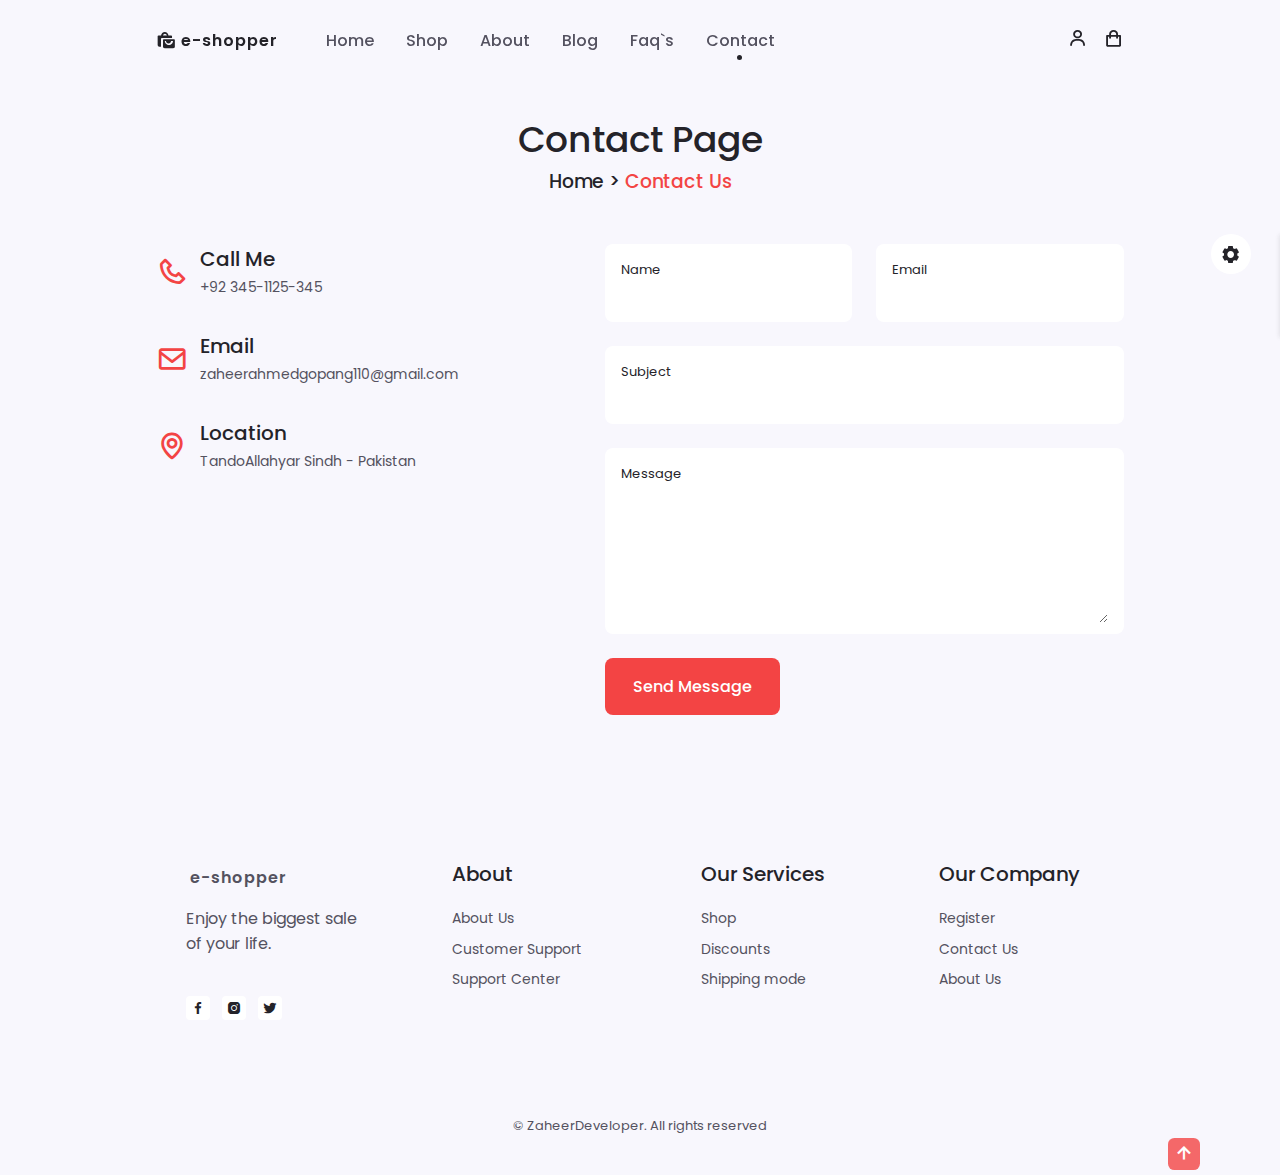
<file: contact.html>
<!DOCTYPE html>
<html lang="en">
<head>
    <meta charset="UTF-8">
    <meta http-equiv="X-UA-Compatible" content="IE=edge">
    <meta name="viewport" content="width=device-width, initial-scale=1.0">

    <!--=============== BOX-ICONS ===============-->
    <link rel="stylesheet" href="https://cdn.jsdelivr.net/npm/boxicons@latest/css/boxicons.min.css">

    <!--=============== SWIPER CSS ===============-->
    <link rel="stylesheet" href="assets/css/swiper-bundle.min.css">

    <!--=============== CSS ===============-->
    <link rel="stylesheet" href="assets/css/style.css">
    <link rel="stylesheet" class="js-color-style" href="assets/css/colors/color-1.css">

    <title>E-Commerce Website</title>
</head>
<body>
    <!--=============== HEADER ===============-->
    <header class="header" id="header">
        <nav class="nav container">
            <a href="index.html" class="nav__logo">
                <i class="bx bxs-shopping-bags nav__logo-icon"></i> E-Shopper
            </a>

            <div class="nav__menu" id="nav-menu">
                <ul class="nav__list">
                    <li class="nav__items">
                        <a href="index.html" class="nav__link">Home</a>
                    </li>

                    <li class="nav__items">
                        <a href="shop.html" class="nav__link">Shop</a>
                    </li>

                    <li class="nav__items">
                        <a href="about.html" class="nav__link">About</a>
                    </li>

                    <li class="nav__items">
                        <a href="blog.html" class="nav__link">Blog</a>
                    </li>

                    <li class="nav__items">
                        <a href="faq.html" class="nav__link">Faq`s</a>
                    </li>

                    <li class="nav__items">
                        <a href="contact.html" class="nav__link active-link">Contact</a>
                    </li>
                </ul>
                <div class="nav__close" id="nav-close">
                    <i class="bx bx-x"></i>
                </div>
            </div>

            <div class="nav__btns">
                <div class="login__toggle" id="login-button">
                    <i class="bx bx-user"></i>
                </div>
                <div class="nav__shop" id="cart-shop">
                    <i class="bx bx-shopping-bag"></i>
                </div>
                <div class="nav__toggle" id="nav-toggle">
                    <i class="bx bx-grid-alt"></i>
                </div>
            </div>
        </nav>
    </header>

    <!--=============== CART ===============-->
    <div class="cart" id="cart">
        <i class="bx bx-x cart__close" id="cart-close"></i>

        <h2 class="cart__title-center">My Cart</h2>
        <div class="cart__container">

            <article class="cart__card">
                <div class="cart__box">
                    <img src="assets/img/cart-1.png" alt="" class="cart__img">
                </div>
                <div class="cart__details">
                    <h3 class="cart__title">WindBreaker</h3>
                    <span class="cart__price">$12</span>

                    <div class="cart__amount">
                        <div class="cart__amount-content">
                            <span class="car__amount-box">
                                <i class="bx bx-minus"></i>
                            </span>
                            <span class="card__amount-number">1</span>
                            <span class="car__amount-box">
                                <i class="bx bx-plus"></i>
                            </span>
                        </div>
                        <i class="bx bx-trash-alt cart__amount-trash"></i>
                    </div>
                </div>
            </article>

            <article class="cart__card">
                <div class="cart__box">
                    <img src="assets/img/cart-2.png" alt="" class="cart__img">
                </div>
                <div class="cart__details">
                    <h3 class="cart__title">Cardigan Hoodie</h3>
                    <span class="cart__price">$16</span>

                    <div class="cart__amount">
                        <div class="cart__amount-content">
                            <span class="car__amount-box">
                                <i class="bx bx-minus"></i>
                            </span>
                            <span class="card__amount-number">1</span>
                            <span class="car__amount-box">
                                <i class="bx bx-plus"></i>
                            </span>
                        </div>
                        <i class="bx bx-trash-alt cart__amount-trash"></i>
                    </div>
                </div>
            </article>

            <article class="cart__card">
                <div class="cart__box">
                    <img src="assets/img/cart-3.png" alt="" class="cart__img">
                </div>
                <div class="cart__details">
                    <h3 class="cart__title">Cartoon</h3>
                    <span class="cart__price">$10</span>

                    <div class="cart__amount">
                        <div class="cart__amount-content">
                            <span class="car__amount-box">
                                <i class="bx bx-minus"></i>
                            </span>
                            <span class="card__amount-number">1</span>
                            <span class="car__amount-box">
                                <i class="bx bx-plus"></i>
                            </span>
                        </div>
                        <i class="bx bx-trash-alt cart__amount-trash"></i>
                    </div>
                </div>
            </article>

        </div>
        <div class="cart__prices">
            <span class="cart__prices-item">3 item = </span>
            <span class="cart__prices-total">$38</span>
        </div>
    </div>

    <!--=============== LOGIN ===============-->
    <div class="login" id="login">
        <i class="bx bx-x login__close" id="login-close"></i>

        <h2 class="login__title-center">Login</h2>

        <form action="" class="login__form grid">
            <div class="login__content">
                <label for="" class="login__label">Email</label>
                <input type="email" class="login__input">
            </div>

            <div class="login__content">
                <label for="" class="login__label">Password</label>
                <input type="password" class="login__input">
            </div>

            <div>
                <a href="#" class="button">SignUp</a>
            </div>

            <div>
                <p href="#" class="signup">Not a member? <a href="registration.html">SignUp Now</a></p>
            </div>

        </form>
    </div>

    <!--=============== MAIN ===============-->
    <main class="main">
        <!--=============== CONTACT US ===============-->
        <section class="contact section container">
            <h2 class="breadcrumb__title">Contact Page</h2>
            <h3 class="breadcrumb__subtitle">Home > <span> Contact Us</span></h3>

            <div class="contact__container grid">
                <div>
                    <div class="contact__information">
                        <i class="bx bx-phone contact__icon"></i>
                        <div>
                            <h3 class="contact__title">Call Me</h3>
                            <span class="contact__subtitle">+92 345-1125-345</span>
                        </div>
                    </div>
                    <div class="contact__information">
                        <i class="bx bx-envelope contact__icon"></i>
                        <div>
                            <h3 class="contact__title">Email</h3>
                            <span class="contact__subtitle">zaheerahmedgopang110@gmail.com</span>
                        </div>
                    </div>
                    <div class="contact__information">
                        <i class="bx bx-map contact__icon"></i>
                        <div>
                            <h3 class="contact__title">Location</h3>
                            <span class="contact__subtitle">TandoAllahyar Sindh - Pakistan</span>
                        </div>
                    </div>
                </div>

                <form action="" class="contact__form grid">
                    <div class="contact__inputs grid">
                        <div class="contact__content">
                            <label for="" class="contact__label">Name</label>
                            <input type="text" class="contact__input">
                        </div>
                        <div class="contact__content">
                            <label for="" class="contact__label">Email</label>
                            <input type="email" class="contact__input">
                        </div>
                        </div>
                            <div class="contact__content">
                                <label for="" class="contact__label">Subject</label>
                                <input type="text" class="contact__input">
                                </div>

                                <div class="contact__content">
                                <label for="" class="contact__label">Message</label>
                                    <textarea name="" id="" cols="0" rows="7" class="contact__input"></textarea>
                            </div>

                            <div>
                                <a href="#" class="button">Send Message</a>
                            </div>
                </form>
            </div>
        </section>
    </main>

    <!--=============== FOOTER ===============-->
    <footer class="footer section">
        <div class="footer__container container grid">
            <!-- FOOTER CONTENT 1  -->
            <div class="footer__content">
                <a href="#" class="footer__logo">
                    <i class="bx bx-shopping-bags footer__logo-icon"></i>e-shopper
                </a>

                <p class="footer__description">
                    Enjoy the biggest sale <br>of your life.</p>

                    <div class="footer__social">
                        <a href="#" class="footer__social-link"><i class="bx bxl-facebook"></i>
                        <a href="#" class="footer__social-link"><i class="bx bxl-instagram-alt"></i>
                        <a href="#" class="footer__social-link"><i class="bx bxl-twitter"></i>

                        </a>
                    </div>
            </div>
            <!-- FOOTER CONTENT 2  -->
            <div class="footer__content">
                <h3 class="footer__title">About</h3>

                <ul class="footer__links">
                    <li><a href="#" class="footer__link">About Us</a></li>
                    <li><a href="#" class="footer__link">Customer Support</a></li>
                    <li><a href="#" class="footer__link">Support Center</a></li>
                </ul>
            </div>
            <!-- FOOTER CONTENT 3  -->
            <div class="footer__content">
                <h3 class="footer__title">Our Services</h3>

                <ul class="footer__links">
                    <li><a href="#" class="footer__link">Shop</a></li>
                    <li><a href="#" class="footer__link">Discounts</a></li>
                    <li><a href="#" class="footer__link">Shipping mode</a></li>
                </ul>
            </div>
            <!-- FOOTER CONTENT 4  -->
            <div class="footer__content">
                <h3 class="footer__title">Our Company</h3>

                <ul class="footer__links">
                    <li><a href="#" class="footer__link">Register</a></li>
                    <li><a href="#" class="footer__link">Contact Us</a></li>
                    <li><a href="about.html" class="footer__link">About Us</a></li>
                </ul>
            </div>
        </div>
        <span class="footer__copy">&#169; ZaheerDeveloper. All rights reserved</span>
    </footer>

    <!--=============== SCROLL UP ===============-->
    <a href="#" class="scrollup" id="scroll-up">
        <i class="bx bx-up-arrow-alt scrollup__icon"></i>
    </a>
    <!--=============== STYLE SWITCHER ===============-->
    <div class="style__switcher">
        <div class="style__switcher-toggler s__icon">
            <i class="bx bxs-cog bx-spin"></i>
        </div>

        <h4>Theme Colors</h4>
        <div class="theme__colors js-theme-colors">
            <button type="button" data-js-theme-colors="color-1" class="js-theme-color-item theme__button 
            color-1"><i class="bx bx-check"></i></button>
            <button type="button" data-js-theme-colors="color-2" class="js-theme-color-item theme__button 
            color-2"><i class="bx bx-check"></i></button>
            <button type="button" data-js-theme-colors="color-3" class="js-theme-color-item theme__button 
            color-3"><i class="bx bx-check"></i></button>
            <button type="button" data-js-theme-colors="color-4" class="js-theme-color-item theme__button 
            color-4"><i class="bx bx-check"></i></button>
            <button type="button" data-js-theme-colors="color-5" class="js-theme-color-item theme__button 
            color-5"><i class="bx bx-check"></i></button>
        </div>
    </div>
    
    <!--=============== SWIPER JS ===============-->
    <script src="assets/js/swiper-bundle.min.js"></script>

    <!--=============== JS ===============-->
    <script src="assets/js/main.js"></script>
</body>
</html>
</file>
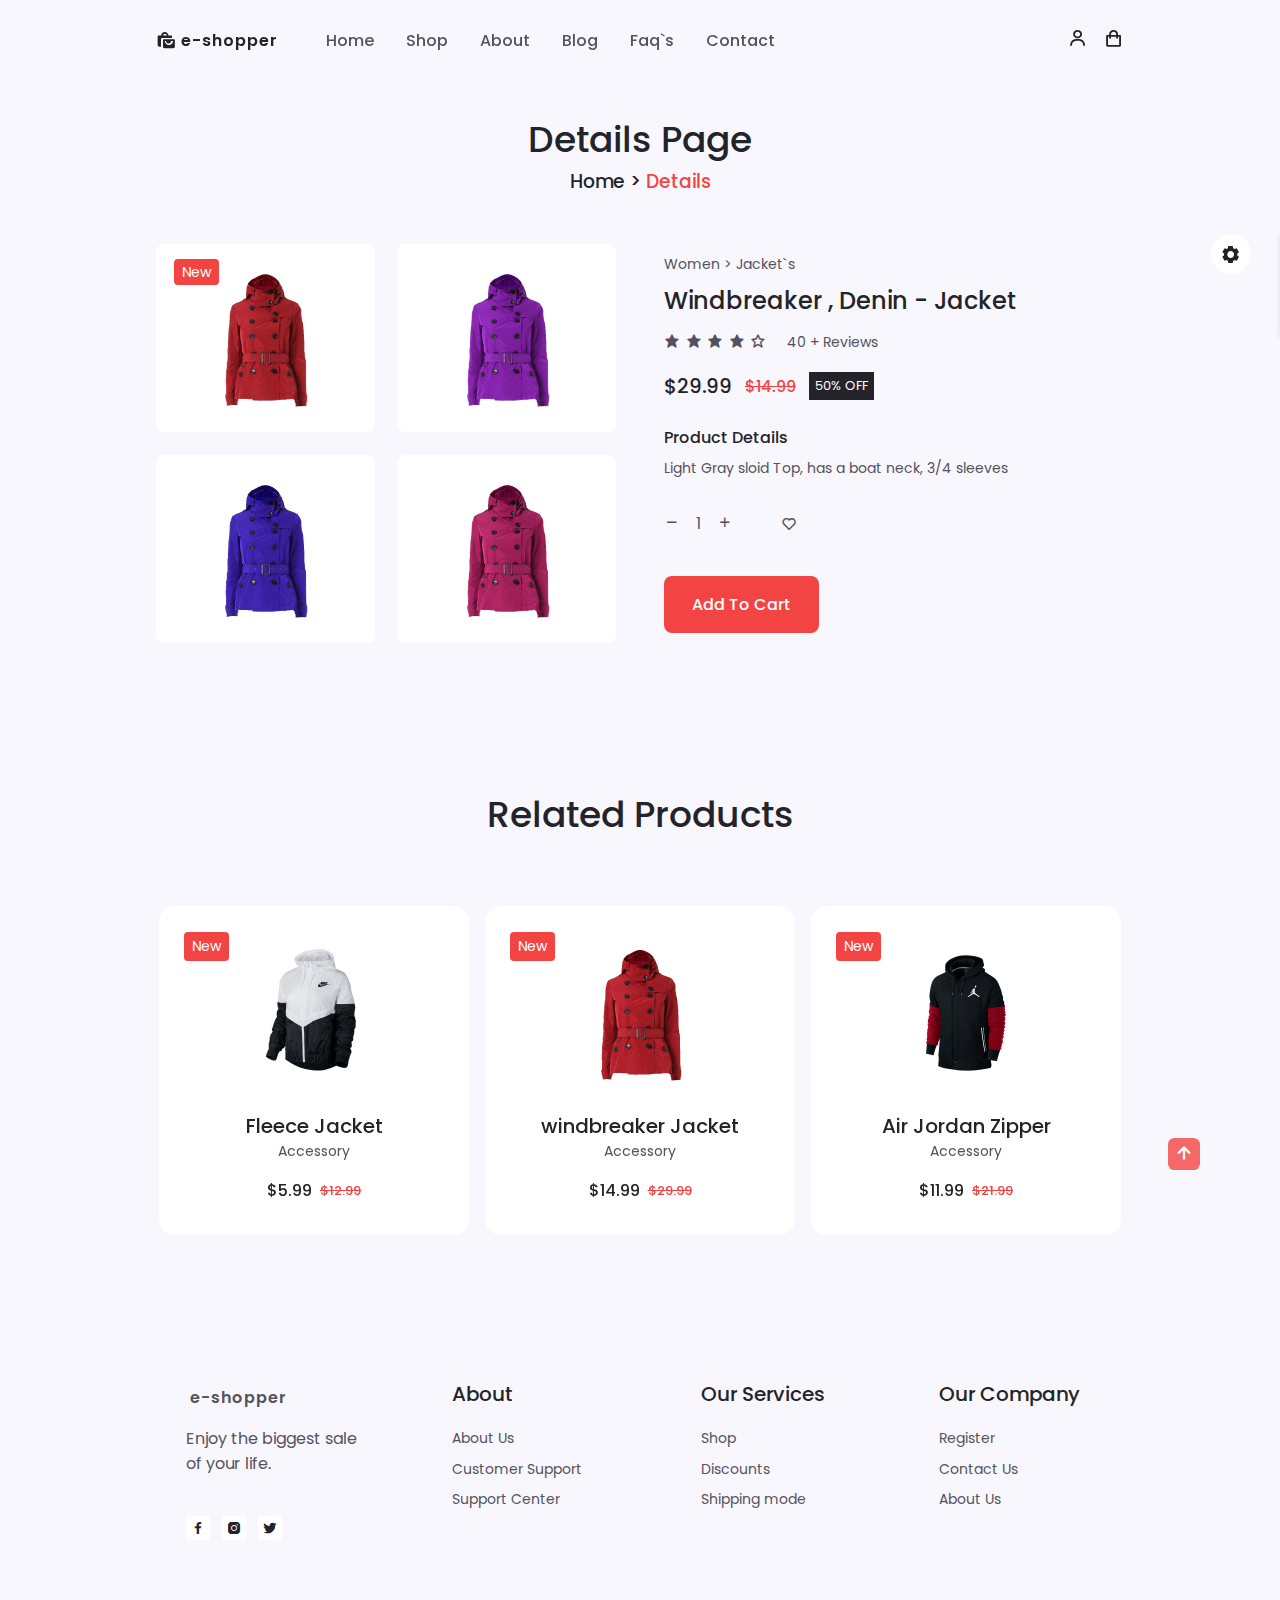
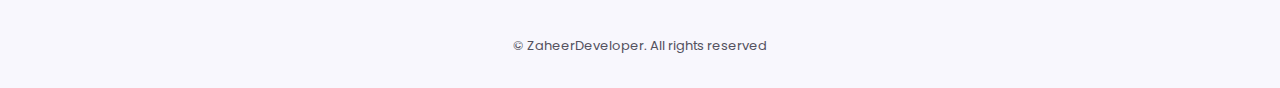
<file: details.html>
<!DOCTYPE html>
<html lang="en">
<head>
    <meta charset="UTF-8">
    <meta http-equiv="X-UA-Compatible" content="IE=edge">
    <meta name="viewport" content="width=device-width, initial-scale=1.0">

    <!--=============== BOX-ICONS ===============-->
    <link rel="stylesheet" href="https://cdn.jsdelivr.net/npm/boxicons@latest/css/boxicons.min.css">

    <!--=============== SWIPER CSS ===============-->
    <link rel="stylesheet" href="assets/css/swiper-bundle.min.css">

    <!--=============== CSS ===============-->
    <link rel="stylesheet" href="assets/css/style.css">
    <link rel="stylesheet" class="js-color-style" href="assets/css/colors/color-1.css">

    <title>E-Commerce Website</title>
</head>
<body>
    <!--=============== HEADER ===============-->
    <header class="header" id="header">
        <nav class="nav container">
            <a href="index.html" class="nav__logo">
                <i class="bx bxs-shopping-bags nav__logo-icon"></i> E-Shopper
            </a>

            <div class="nav__menu" id="nav-menu">
                <ul class="nav__list">
                    <li class="nav__items">
                        <a href="index.html" class="nav__link">Home</a>
                    </li>

                    <li class="nav__items">
                        <a href="shop.html" class="nav__link">Shop</a>
                    </li>

                    <li class="nav__items">
                        <a href="about.html" class="nav__link">About</a>
                    </li>

                    <li class="nav__items">
                        <a href="blog.html" class="nav__link">Blog</a>
                    </li>

                    <li class="nav__items">
                        <a href="faq.html" class="nav__link">Faq`s</a>
                    </li>

                    <li class="nav__items">
                        <a href="contact.html" class="nav__link">Contact</a>
                    </li>
                </ul>
                <div class="nav__close" id="nav-close">
                    <i class="bx bx-x"></i>
                </div>
            </div>

            <div class="nav__btns">
                <div class="login__toggle" id="login-button">
                    <i class="bx bx-user"></i>
                </div>
                <div class="nav__shop" id="cart-shop">
                    <i class="bx bx-shopping-bag"></i>
                </div>
                <div class="nav__toggle" id="nav-toggle">
                    <i class="bx bx-grid-alt"></i>
                </div>
            </div>
        </nav>
    </header>

    <!--=============== CART ===============-->
    <div class="cart" id="cart">
        <i class="bx bx-x cart__close" id="cart-close"></i>

        <h2 class="cart__title-center">My Cart</h2>
        <div class="cart__container">

            <article class="cart__card">
                <div class="cart__box">
                    <img src="assets/img/cart-1.png" alt="" class="cart__img">
                </div>
                <div class="cart__details">
                    <h3 class="cart__title">WindBreaker</h3>
                    <span class="cart__price">$12</span>

                    <div class="cart__amount">
                        <div class="cart__amount-content">
                            <span class="car__amount-box">
                                <i class="bx bx-minus"></i>
                            </span>
                            <span class="card__amount-number">1</span>
                            <span class="car__amount-box">
                                <i class="bx bx-plus"></i>
                            </span>
                        </div>
                        <i class="bx bx-trash-alt cart__amount-trash"></i>
                    </div>
                </div>
            </article>

            <article class="cart__card">
                <div class="cart__box">
                    <img src="assets/img/cart-2.png" alt="" class="cart__img">
                </div>
                <div class="cart__details">
                    <h3 class="cart__title">Cardigan Hoodie</h3>
                    <span class="cart__price">$16</span>

                    <div class="cart__amount">
                        <div class="cart__amount-content">
                            <span class="car__amount-box">
                                <i class="bx bx-minus"></i>
                            </span>
                            <span class="card__amount-number">1</span>
                            <span class="car__amount-box">
                                <i class="bx bx-plus"></i>
                            </span>
                        </div>
                        <i class="bx bx-trash-alt cart__amount-trash"></i>
                    </div>
                </div>
            </article>

            <article class="cart__card">
                <div class="cart__box">
                    <img src="assets/img/cart-3.png" alt="" class="cart__img">
                </div>
                <div class="cart__details">
                    <h3 class="cart__title">Cartoon</h3>
                    <span class="cart__price">$10</span>

                    <div class="cart__amount">
                        <div class="cart__amount-content">
                            <span class="car__amount-box">
                                <i class="bx bx-minus"></i>
                            </span>
                            <span class="card__amount-number">1</span>
                            <span class="car__amount-box">
                                <i class="bx bx-plus"></i>
                            </span>
                        </div>
                        <i class="bx bx-trash-alt cart__amount-trash"></i>
                    </div>
                </div>
            </article>

        </div>
        <div class="cart__prices">
            <span class="cart__prices-item">3 item = </span>
            <span class="cart__prices-total">$38</span>
        </div>
    </div>

    <!--=============== LOGIN ===============-->
    <div class="login" id="login">
        <i class="bx bx-x login__close" id="login-close"></i>

        <h2 class="login__title-center">Login</h2>

        <form action="#" class="login__form grid">
            <div class="login__content">
                <label for="" class="login__label">Email</label>
                <input type="email" class="login__input">
            </div>

            <div class="login__content">
                <label for="" class="login__label">Password</label>
                <input type="password" class="login__input">
            </div>

            <div>
                <a href="#" class="button">SignUp</a>
            </div>

            <div>
                <p href="#" class="signup">Not a member? <a href="registration.html">SignUp Now</a></p>
            </div>

        </form>
    </div>

    <!--=============== MAIN ===============-->
    <main class="main">
        <!--=============== DETAILS ===============-->
        <section class="details section container">
            <h2 class="breadcrumb__title">Details Page</h2>
            <h3 class="breadcrumb__subtitle">Home > <span> Details</span></h3>

            <div class="details__container grid">
                <div class="product__images grid">
                    <div class="product__img">
                        <div class="details__img-tag">New</div>
                        <img src="assets/img/details-1.png" alt="" >
                    </div>
                    <div class="product__img">
                        <img src="assets/img/details-2.png" alt="">
                    </div>
                    <div class="product__img">
                        <img src="assets/img/details-3.png" alt="">
                    </div>
                    <div class="product__img">
                        <img src="assets/img/details-4.png" alt="">
                    </div>
                </div>
                <div class="product__info">
                    <p class="details__subtitle">Women > Jacket`s</p>
                    <h2 class="details__title">Windbreaker , Denin - Jacket</h2>

                    <div class="rating">
                        <div class="stars">
                            <i class="bx bxs-star"></i>
                            <i class="bx bxs-star"></i>
                            <i class="bx bxs-star"></i>
                            <i class="bx bxs-star"></i>
                            <i class="bx bx-star"></i>
                        </div>
                        <span class="reviews__count">40 + Reviews</span>
                    </div>
                    <div class="details__prices">
                        <span class="details__price">$29.99</span>
                        <span class="details__discount">$14.99</span>
                        <span class="discount__percentage">50% OFF</span>
                    </div>
                    <div class="details__description">
                        <h3 class="dscription__title">Product Details</h3>
                        <div class="dscription__details">
                            <p>Light Gray sloid Top, has a boat neck, 3/4 sleeves</p>
                        </div>
                    </div>
                    <div class="cart__amount">
                        <div class="cart__amount-content">
                            <span class="car__amount-box">
                                <i class="bx bx-minus"></i>
                            </span>
                            <span class="card__amount-number">1</span>
                            <span class="car__amount-box">
                                <i class="bx bx-plus"></i>
                            </span>
                        </div>
                        <i class="bx bx-heart cart__amount-heart"></i>
                    </div>
                    <a href="cart.html" class="button">Add To Cart</a>
                </div>

            </div>
        </section>

        <!--=============== RELATED PRODUCTS ===============-->
        <section class="related__products section">
                <h2 class="section__title">Related Products</h2>
    
                <div class="new__container container">
                    <div class="swiper new-swiper">
                        <div class="swiper-wrapper">
                            <!-- NEW CONTENT 1  -->
                            <div class="new__content swiper-slide">
                                <div class="new__tag">New</div>
                                <img src="assets/img/new-1.png" alt="" class="new__img">
                                <h3 class="new__title">windbreaker Jacket</h3>
                                <span class="new__subtitle">Accessory</span>
    
                                <div class="new__prices">
                                    <span class="new__price">$14.99</span>
                                    <span class="new__discount">$29.99</span>
                                </div>
                                <a href="details.html" class="button new__button">
                                    <i class="bx bx-cart-alt new__icon"></i>
                                </a>
                            </div>
                            <!-- NEW CONTENT 2  -->
                            <div class="new__content swiper-slide">
                                <div class="new__tag">New</div>
                                <img src="assets/img/new-2.png" alt="" class="new__img">
                                <h3 class="new__title">Air Jordan Zipper</h3>
                                <span class="new__subtitle">Accessory</span>
    
                                <div class="new__prices">
                                    <span class="new__price">$11.99</span>
                                    <span class="new__discount">$21.99</span>
                                </div>
                                <a href="details.html" class="button new__button">
                                    <i class="bx bx-cart-alt new__icon"></i>
                                </a>
                            </div>
                            <!-- NEW CONTENT 3  -->
                            <div class="new__content swiper-slide">
                                <div class="new__tag">New</div>
                                <img src="assets/img/new-3.png" alt="" class="new__img">
                                <h3 class="new__title">Fur Jacket</h3>
                                <span class="new__subtitle">Accessory</span>
    
                                <div class="new__prices">
                                    <span class="new__price">$4.99</span>
                                    <span class="new__discount">$9.99</span>
                                </div>
                                <a href="details.html" class="button new__button">
                                    <i class="bx bx-cart-alt new__icon"></i>
                                </a>
                            </div>
                            <!-- NEW CONTENT 4  -->
                            <div class="new__content swiper-slide">
                                <div class="new__tag">New</div>
                                <img src="assets/img/new-4.png" alt="" class="new__img">
                                <h3 class="new__title">Fleece Jacket</h3>
                                <span class="new__subtitle">Accessory</span>
    
                                <div class="new__prices">
                                    <span class="new__price">$24.99</span>
                                    <span class="new__discount">$44.99</span>
                                </div>
                                <a href="details.html" class="button new__button">
                                    <i class="bx bx-cart-alt new__icon"></i>
                                </a>
                            </div>
                            <!-- NEW CONTENT 5  -->
                            <div class="new__content swiper-slide">
                                <div class="new__tag">New</div>
                                <img src="assets/img/new-5.png" alt="" class="new__img">
                                <h3 class="new__title">Nike Hoodie</h3>
                                <span class="new__subtitle">Accessory</span>
    
                                <div class="new__prices">
                                    <span class="new__price">$7.99</span>
                                    <span class="new__discount">$14.99</span>
                                </div>
                                <a href="details.html" class="button new__button">
                                    <i class="bx bx-cart-alt new__icon"></i>
                                </a>
                            </div>
                            <!-- NEW CONTENT 6  -->
                            <div class="new__content swiper-slide">
                                <div class="new__tag">New</div>
                                <img src="assets/img/new-6.png" alt="" class="new__img">
                                <h3 class="new__title">Fleece Jacket</h3>
                                <span class="new__subtitle">Accessory</span>
    
                                <div class="new__prices">
                                    <span class="new__price">$5.99</span>
                                    <span class="new__discount">$12.99</span>
                                </div>
                                <a href="details.html" class="button new__button">
                                    <i class="bx bx-cart-alt new__icon"></i>
                                </a>
                            </div>
                        </div>
                    </div>
        </section>
    </main>

    <!--=============== FOOTER ===============-->
    <footer class="footer section">
        <div class="footer__container container grid">
            <!-- FOOTER CONTENT 1  -->
            <div class="footer__content">
                <a href="#" class="footer__logo">
                    <i class="bx bx-shopping-bags footer__logo-icon"></i>e-shopper
                </a>

                <p class="footer__description">
                    Enjoy the biggest sale <br>of your life.</p>

                    <div class="footer__social">
                        <a href="#" class="footer__social-link"><i class="bx bxl-facebook"></i>
                        <a href="#" class="footer__social-link"><i class="bx bxl-instagram-alt"></i>
                        <a href="#" class="footer__social-link"><i class="bx bxl-twitter"></i>

                        </a>
                    </div>
            </div>
            <!-- FOOTER CONTENT 2  -->
            <div class="footer__content">
                <h3 class="footer__title">About</h3>

                <ul class="footer__links">
                    <li><a href="#" class="footer__link">About Us</a></li>
                    <li><a href="#" class="footer__link">Customer Support</a></li>
                    <li><a href="#" class="footer__link">Support Center</a></li>
                </ul>
            </div>
            <!-- FOOTER CONTENT 3  -->
            <div class="footer__content">
                <h3 class="footer__title">Our Services</h3>

                <ul class="footer__links">
                    <li><a href="#" class="footer__link">Shop</a></li>
                    <li><a href="#" class="footer__link">Discounts</a></li>
                    <li><a href="#" class="footer__link">Shipping mode</a></li>
                </ul>
            </div>
            <!-- FOOTER CONTENT 4  -->
            <div class="footer__content">
                <h3 class="footer__title">Our Company</h3>

                <ul class="footer__links">
                    <li><a href="#" class="footer__link">Register</a></li>
                    <li><a href="#" class="footer__link">Contact Us</a></li>
                    <li><a href="#" class="footer__link">About Us</a></li>
                </ul>
            </div>
        </div>
        <span class="footer__copy">&#169; ZaheerDeveloper. All rights reserved</span>
    </footer>

    <!--=============== LIGHTBOX ===============-->
    <div class="lightbox">
        <div class="lightbox__content">
            <div class="lightbox__close">&times;</div>
            <img src="assets/img/details-2.png" alt="" class="lightbox__img">
            <div class="lightbox__caption">
                <div class="caption__text">e-shopper</div>
                <div class="caption__counter">1 of 4</div>
            </div>
        </div>
        <div class="lightbox__controls">
            <div class="prev__item" onclick="prevItem()"><i class="bx bx-chevron-left"></i></div>
            <div class="next__item" onclick="nextItem()"><i class="bx bx-chevron-right"></i></div>
        </div>
    </div>
    <!--=============== SCROLL UP ===============-->
    <a href="#" class="scrollup" id="scroll-up">
        <i class="bx bx-up-arrow-alt scrollup__icon"></i>
    </a>
    <!--=============== STYLE SWITCHER ===============-->
    <div class="style__switcher">
        <div class="style__switcher-toggler s__icon">
            <i class="bx bxs-cog bx-spin"></i>
        </div>

        <h4>Theme Colors</h4>
        <div class="theme__colors js-theme-colors">
            <button type="button" data-js-theme-colors="color-1" class="js-theme-color-item theme__button 
            color-1"><i class="bx bx-check"></i></button>
            <button type="button" data-js-theme-colors="color-2" class="js-theme-color-item theme__button 
            color-2"><i class="bx bx-check"></i></button>
            <button type="button" data-js-theme-colors="color-3" class="js-theme-color-item theme__button 
            color-3"><i class="bx bx-check"></i></button>
            <button type="button" data-js-theme-colors="color-4" class="js-theme-color-item theme__button 
            color-4"><i class="bx bx-check"></i></button>
            <button type="button" data-js-theme-colors="color-5" class="js-theme-color-item theme__button 
            color-5"><i class="bx bx-check"></i></button>
        </div>
    </div>

    <!--=============== LIGHTBOX ===============-->
    
    <script>
         const productItems = document.querySelectorAll(".product__img"),
               totalProductItems = productItems.length,
               lightbox = document.querySelector(".lightbox"),
               lightboxImg = lightbox.querySelector(".lightbox__img"),
               lightboxClose = lightbox.querySelector(".lightbox__close"),
               lightboxCounter = lightbox.querySelector(".caption__counter");
        let itemIndex = 0;

        for(let i=0; i<totalProductItems; i++){
            productItems[1].addEventListener("click", function(){
                itemIndex=i;
                changeItem();
                toggleLightbox();
            })
        }

        function nextItem(){
            if(itemIndex === totalProductItems-1){
                itemIndex = 0;
            }
            else{
                itemIndex++
            }
            changeItem()
        }

        function prevtItem(){
            if(itemIndex === 0){
                itemIndex = totalProductItems-1;
            }
            else{
                itemIndex--
            }
            changeItem()
        }

        function toggleLightbox(){
            lightbox.classList.toggle("open");
        }

        function changeItem(){
            imgSrc = productItems[itemIndex].querySelector(".product__img img").getAttribute("src");
            lightboxImg.src = imgSrc;
            lightboxCounter.innerHTML = (itemIndex + 1) + " of " + totalProductItems;
        }
        // =============== CLOSE LIGHTBOX ===============

        lightbox.addEventListener("click", function(){
            if(event.target === lightboxClose || event.target === lightbox) {
                toggleLightbox()
            }
        })


    </script>
    
    <!--=============== SWIPER JS ===============-->
    <script src="assets/js/swiper-bundle.min.js"></script>

    <!--=============== JS ===============-->
    <script src="assets/js/main.js"></script>
</body>
</html>
</file>
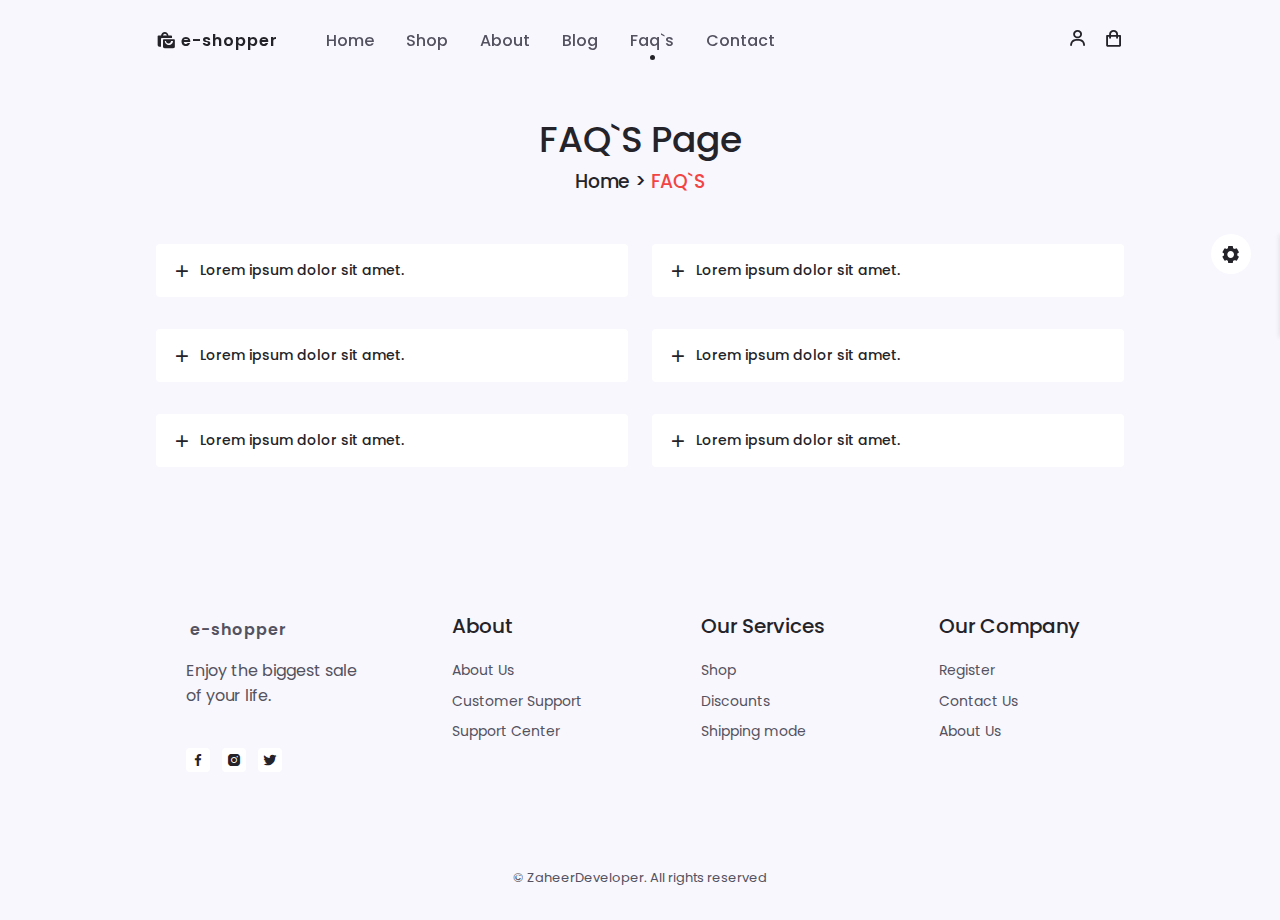
<file: faq.html>
<!DOCTYPE html>
<html lang="en">
<head>
    <meta charset="UTF-8">
    <meta http-equiv="X-UA-Compatible" content="IE=edge">
    <meta name="viewport" content="width=device-width, initial-scale=1.0">

    <!--=============== BOX-ICONS ===============-->
    <link rel="stylesheet" href="https://cdn.jsdelivr.net/npm/boxicons@latest/css/boxicons.min.css">

    <!--=============== SWIPER CSS ===============-->
    <link rel="stylesheet" href="assets/css/swiper-bundle.min.css">

    <!--=============== CSS ===============-->
    <link rel="stylesheet" href="assets/css/style.css">
    <link rel="stylesheet" class="js-color-style" href="assets/css/colors/color-1.css">

    <title>E-Commerce Website</title>
</head>
<body>
    <!--=============== HEADER ===============-->
    <header class="header" id="header">
        <nav class="nav container">
            <a href="index.html" class="nav__logo">
                <i class="bx bxs-shopping-bags nav__logo-icon"></i> E-Shopper
            </a>

            <div class="nav__menu" id="nav-menu">
                <ul class="nav__list">
                    <li class="nav__items">
                        <a href="index.html" class="nav__link">Home</a>
                    </li>

                    <li class="nav__items">
                        <a href="shop.html" class="nav__link">Shop</a>
                    </li>

                    <li class="nav__items">
                        <a href="about.html" class="nav__link">About</a>
                    </li>

                    <li class="nav__items">
                        <a href="blog.html" class="nav__link">Blog</a>
                    </li>

                    <li class="nav__items">
                        <a href="faq.html" class="nav__link  active-link">Faq`s</a>
                    </li>

                    <li class="nav__items">
                        <a href="contact.html" class="nav__link">Contact</a>
                    </li>
                </ul>
                <div class="nav__close" id="nav-close">
                    <i class="bx bx-x"></i>
                </div>
            </div>

            <div class="nav__btns">
                <div class="login__toggle" id="login-button">
                    <i class="bx bx-user"></i>
                </div>
                <div class="nav__shop" id="cart-shop">
                    <i class="bx bx-shopping-bag"></i>
                </div>
                <div class="nav__toggle" id="nav-toggle">
                    <i class="bx bx-grid-alt"></i>
                </div>
            </div>
        </nav>
    </header>

    <!--=============== CART ===============-->
    <div class="cart" id="cart">
        <i class="bx bx-x cart__close" id="cart-close"></i>

        <h2 class="cart__title-center">My Cart</h2>
        <div class="cart__container">

            <article class="cart__card">
                <div class="cart__box">
                    <img src="assets/img/cart-1.png" alt="" class="cart__img">
                </div>
                <div class="cart__details">
                    <h3 class="cart__title">WindBreaker</h3>
                    <span class="cart__price">$12</span>

                    <div class="cart__amount">
                        <div class="cart__amount-content">
                            <span class="car__amount-box">
                                <i class="bx bx-minus"></i>
                            </span>
                            <span class="card__amount-number">1</span>
                            <span class="car__amount-box">
                                <i class="bx bx-plus"></i>
                            </span>
                        </div>
                        <i class="bx bx-trash-alt cart__amount-trash"></i>
                    </div>
                </div>
            </article>

            <article class="cart__card">
                <div class="cart__box">
                    <img src="assets/img/cart-2.png" alt="" class="cart__img">
                </div>
                <div class="cart__details">
                    <h3 class="cart__title">Cardigan Hoodie</h3>
                    <span class="cart__price">$16</span>

                    <div class="cart__amount">
                        <div class="cart__amount-content">
                            <span class="car__amount-box">
                                <i class="bx bx-minus"></i>
                            </span>
                            <span class="card__amount-number">1</span>
                            <span class="car__amount-box">
                                <i class="bx bx-plus"></i>
                            </span>
                        </div>
                        <i class="bx bx-trash-alt cart__amount-trash"></i>
                    </div>
                </div>
            </article>

            <article class="cart__card">
                <div class="cart__box">
                    <img src="assets/img/cart-3.png" alt="" class="cart__img">
                </div>
                <div class="cart__details">
                    <h3 class="cart__title">Cartoon</h3>
                    <span class="cart__price">$10</span>

                    <div class="cart__amount">
                        <div class="cart__amount-content">
                            <span class="car__amount-box">
                                <i class="bx bx-minus"></i>
                            </span>
                            <span class="card__amount-number">1</span>
                            <span class="car__amount-box">
                                <i class="bx bx-plus"></i>
                            </span>
                        </div>
                        <i class="bx bx-trash-alt cart__amount-trash"></i>
                    </div>
                </div>
            </article>

        </div>
        <div class="cart__prices">
            <span class="cart__prices-item">3 item = </span>
            <span class="cart__prices-total">$38</span>
        </div>
    </div>

    <!--=============== LOGIN ===============-->
    <div class="login" id="login">
        <i class="bx bx-x login__close" id="login-close"></i>

        <h2 class="login__title-center">Login</h2>

        <form action="" class="login__form grid">
            <div class="login__content">
                <label for="" class="login__label">Email</label>
                <input type="email" class="login__input">
            </div>

            <div class="login__content">
                <label for="" class="login__label">Password</label>
                <input type="password" class="login__input">
            </div>

            <div>
                <a href="#" class="button">SignUp</a>
            </div>

            <div>
                <p href="#" class="signup">Not a member? <a href="registration.html">SignUp Now</a></p>
            </div>

        </form>
    </div>
    <!--=============== MAIN ===============-->
    <main class="main">
        <!--=============== FAQ'S ===============-->
        <section class="questions section container">
            <h2 class="breadcrumb__title">FAQ`S Page</h2>
            <h3 class="breadcrumb__subtitle">Home > <span> FAQ`S</span></h3>

            <div class="questions__container grid">
                <div class="questions__group">
                    <div class="questions__item">
                        <header class="questions__header">
                            <i class="bx bx-plus questions__icon"></i>
                        <h3 class="questions__item-title">Lorem ipsum dolor sit amet.</h3>
                        </header>

                        <div class="questions__content">
                            <p class="questions__description">Lorem ipsum dolor sit amet consectetur adipisicing elit.
                                Possimus recusandae fugiat officiis, quibusdam sunt dolorum.</p>
                            </div>

                    </div>
                    <div class="questions__item">
                        <header class="questions__header">
                            <i class="bx bx-plus questions__icon"></i>
                            <h3 class="questions__item-title">Lorem ipsum dolor sit amet.</h3>

                            </header>
                            <div class="questions__content">
                                <p class="questions__description">Lorem ipsum dolor sit amet consectetur adipisicing elit.
                                     Possimus recusandae fugiat officiis, quibusdam sunt dolorum.</p>
                            </div>

                    </div>
                    <div class="questions__item">
                        <header class="questions__header">
                            <i class="bx bx-plus questions__icon"></i>
                            <h3 class="questions__item-title">Lorem ipsum dolor sit amet.</h3>

                            </header>
                            <div class="questions__content">
                                <p class="questions__description">Lorem ipsum dolor sit amet consectetur adipisicing elit.
                                     Possimus recusandae fugiat officiis, quibusdam sunt dolorum.</p>
                            </div>

                    </div>
                </div>

                <div class="questions__group">
                    <div class="questions__item">
                        <header class="questions__header">
                            <i class="bx bx-plus questions__icon"></i>
                            <h3 class="questions__item-title">Lorem ipsum dolor sit amet.</h3>

                            </header>
                            <div class="questions__content">
                                <p class="questions__description">Lorem ipsum dolor sit amet consectetur adipisicing elit.
                                     Possimus recusandae fugiat officiis, quibusdam sunt dolorum.</p>
                            </div>

                    </div>
                    <div class="questions__item">
                        <header class="questions__header">
                            <i class="bx bx-plus questions__icon"></i>
                            <h3 class="questions__item-title">Lorem ipsum dolor sit amet.</h3>

                            </header>
                            <div class="questions__content">
                                <p class="questions__description">Lorem ipsum dolor sit amet consectetur adipisicing elit.
                                     Possimus recusandae fugiat officiis, quibusdam sunt dolorum.</p>
                            </div>

                    </div>
                    <div class="questions__item">
                        <header class="questions__header">
                            <i class="bx bx-plus questions__icon"></i>
                            <h3 class="questions__item-title">Lorem ipsum dolor sit amet.</h3>

                            </header>
                            <div class="questions__content">
                                <p class="questions__description">Lorem ipsum dolor sit amet consectetur adipisicing elit.
                                     Possimus recusandae fugiat officiis, quibusdam sunt dolorum.</p>
                            </div>

                    </div>
                </div>
            </div>
        </section>
    </main>

    <!--=============== FOOTER ===============-->
    <footer class="footer section">
        <div class="footer__container container grid">
            <!-- FOOTER CONTENT 1  -->
            <div class="footer__content">
                <a href="#" class="footer__logo">
                    <i class="bx bx-shopping-bags footer__logo-icon"></i>e-shopper
                </a>

                <p class="footer__description">
                    Enjoy the biggest sale <br>of your life.</p>

                    <div class="footer__social">
                        <a href="#" class="footer__social-link"><i class="bx bxl-facebook"></i>
                        <a href="#" class="footer__social-link"><i class="bx bxl-instagram-alt"></i>
                        <a href="#" class="footer__social-link"><i class="bx bxl-twitter"></i>

                        </a>
                    </div>
            </div>
            <!-- FOOTER CONTENT 2  -->
            <div class="footer__content">
                <h3 class="footer__title">About</h3>

                <ul class="footer__links">
                    <li><a href="#" class="footer__link">About Us</a></li>
                    <li><a href="#" class="footer__link">Customer Support</a></li>
                    <li><a href="#" class="footer__link">Support Center</a></li>
                </ul>
            </div>
            <!-- FOOTER CONTENT 3  -->
            <div class="footer__content">
                <h3 class="footer__title">Our Services</h3>

                <ul class="footer__links">
                    <li><a href="#" class="footer__link">Shop</a></li>
                    <li><a href="#" class="footer__link">Discounts</a></li>
                    <li><a href="#" class="footer__link">Shipping mode</a></li>
                </ul>
            </div>
            <!-- FOOTER CONTENT 4  -->
            <div class="footer__content">
                <h3 class="footer__title">Our Company</h3>

                <ul class="footer__links">
                    <li><a href="#" class="footer__link">Register</a></li>
                    <li><a href="#" class="footer__link">Contact Us</a></li>
                    <li><a href="#" class="footer__link">About Us</a></li>
                </ul>
            </div>
        </div>
        <span class="footer__copy">&#169; ZaheerDeveloper. All rights reserved</span>
    </footer>

    <!--=============== SCROLL UP ===============-->
    <a href="#" class="scrollup" id="scroll-up">
        <i class="bx bx-up-arrow-alt scrollup__icon"></i>
    </a>
    <!--=============== STYLE SWITCHER ===============-->
    <div class="style__switcher">
        <div class="style__switcher-toggler s__icon">
            <i class="bx bxs-cog bx-spin"></i>
        </div>

        <h4>Theme Colors</h4>
        <div class="theme__colors js-theme-colors">
            <button type="button" data-js-theme-colors="color-1" class="js-theme-color-item theme__button 
            color-1"><i class="bx bx-check"></i></button>
            <button type="button" data-js-theme-colors="color-2" class="js-theme-color-item theme__button 
            color-2"><i class="bx bx-check"></i></button>
            <button type="button" data-js-theme-colors="color-3" class="js-theme-color-item theme__button 
            color-3"><i class="bx bx-check"></i></button>
            <button type="button" data-js-theme-colors="color-4" class="js-theme-color-item theme__button 
            color-4"><i class="bx bx-check"></i></button>
            <button type="button" data-js-theme-colors="color-5" class="js-theme-color-item theme__button 
            color-5"><i class="bx bx-check"></i></button>
        </div>
    </div>
    
    <!--=============== SWIPER JS ===============-->
    <script src="assets/js/swiper-bundle.min.js"></script>

    <!--=============== JS ===============-->
    <script src="assets/js/main.js"></script>
</body>
</html>
</file>
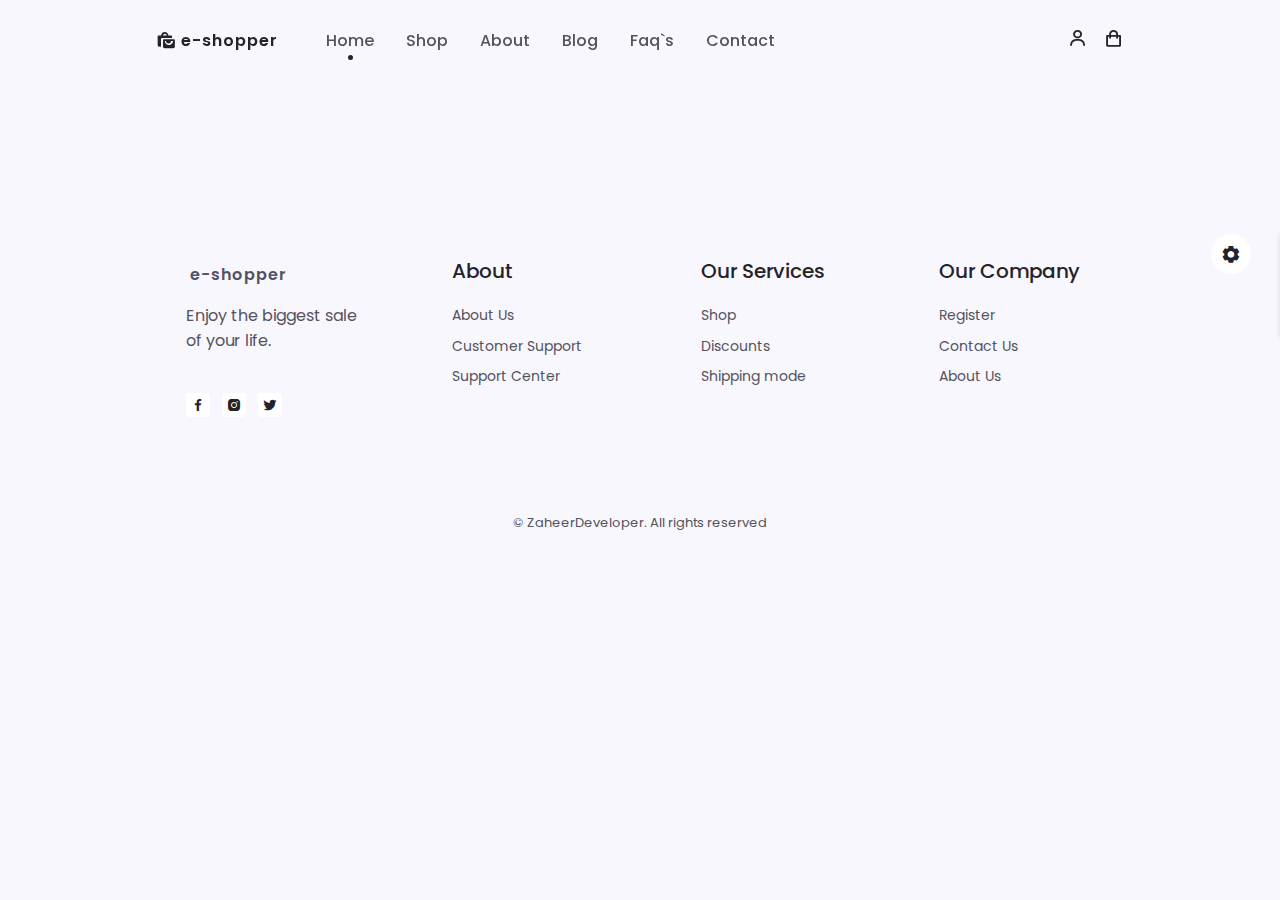
<file: registration.html>
<!DOCTYPE html>
<html lang="en">
<head>
    <meta charset="UTF-8">
    <meta http-equiv="X-UA-Compatible" content="IE=edge">
    <meta name="viewport" content="width=device-width, initial-scale=1.0">

    <!--=============== BOX-ICONS ===============-->
    <link rel="stylesheet" href="https://cdn.jsdelivr.net/npm/boxicons@latest/css/boxicons.min.css">

    <!--=============== SWIPER CSS ===============-->
    <link rel="stylesheet" href="assets/css/swiper-bundle.min.css">

    <!--=============== CSS ===============-->
    <link rel="stylesheet" href="assets/css/style.css">
    <link rel="stylesheet" class="js-color-style" href="assets/css/colors/color-1.css">

    <title>E-Commerce Website</title>
</head>
<body>
    <!--=============== HEADER ===============-->
    <header class="header" id="header">
        <nav class="nav container">
            <a href="index.html" class="nav__logo">
                <i class="bx bxs-shopping-bags nav__logo-icon"></i> E-Shopper
            </a>

            <div class="nav__menu" id="nav-menu">
                <ul class="nav__list">
                    <li class="nav__items">
                        <a href="index.html" class="nav__link active-link">Home</a>
                    </li>

                    <li class="nav__items">
                        <a href="shop.html" class="nav__link">Shop</a>
                    </li>

                    <li class="nav__items">
                        <a href="about.html" class="nav__link">About</a>
                    </li>

                    <li class="nav__items">
                        <a href="blog.html" class="nav__link">Blog</a>
                    </li>

                    <li class="nav__items">
                        <a href="faq.html" class="nav__link">Faq`s</a>
                    </li>

                    <li class="nav__items">
                        <a href="contact.html" class="nav__link">Contact</a>
                    </li>
                </ul>
                <div class="nav__close" id="nav-close">
                    <i class="bx bx-x"></i>
                </div>
            </div>

            <div class="nav__btns">
                <div class="login__toggle" id="login-button">
                    <i class="bx bx-user"></i>
                </div>
                <div class="nav__shop" id="cart-shop">
                    <i class="bx bx-shopping-bag"></i>
                </div>
                <div class="nav__toggle" id="nav-toggle">
                    <i class="bx bx-grid-alt"></i>
                </div>
            </div>
        </nav>
    </header>

    <!--=============== CART ===============-->
    <div class="cart" id="cart">
        <i class="bx bx-x cart__close" id="cart-close"></i>

        <h2 class="cart__title-center">My Cart</h2>
        <div class="cart__container">

            <article class="cart__card">
                <div class="cart__box">
                    <img src="assets/img/cart-1.png" alt="" class="cart__img">
                </div>
                <div class="cart__details">
                    <h3 class="cart__title">WindBreaker</h3>
                    <span class="cart__price">$12</span>

                    <div class="cart__amount">
                        <div class="cart__amount-content">
                            <span class="car__amount-box">
                                <i class="bx bx-minus"></i>
                            </span>
                            <span class="card__amount-number">1</span>
                            <span class="car__amount-box">
                                <i class="bx bx-plus"></i>
                            </span>
                        </div>
                        <i class="bx bx-trash-alt cart__amount-trash"></i>
                    </div>
                </div>
            </article>

            <article class="cart__card">
                <div class="cart__box">
                    <img src="assets/img/cart-2.png" alt="" class="cart__img">
                </div>
                <div class="cart__details">
                    <h3 class="cart__title">Cardigan Hoodie</h3>
                    <span class="cart__price">$16</span>

                    <div class="cart__amount">
                        <div class="cart__amount-content">
                            <span class="car__amount-box">
                                <i class="bx bx-minus"></i>
                            </span>
                            <span class="card__amount-number">1</span>
                            <span class="car__amount-box">
                                <i class="bx bx-plus"></i>
                            </span>
                        </div>
                        <i class="bx bx-trash-alt cart__amount-trash"></i>
                    </div>
                </div>
            </article>

            <article class="cart__card">
                <div class="cart__box">
                    <img src="assets/img/cart-3.png" alt="" class="cart__img">
                </div>
                <div class="cart__details">
                    <h3 class="cart__title">Cartoon</h3>
                    <span class="cart__price">$10</span>

                    <div class="cart__amount">
                        <div class="cart__amount-content">
                            <span class="car__amount-box">
                                <i class="bx bx-minus"></i>
                            </span>
                            <span class="card__amount-number">1</span>
                            <span class="car__amount-box">
                                <i class="bx bx-plus"></i>
                            </span>
                        </div>
                        <i class="bx bx-trash-alt cart__amount-trash"></i>
                    </div>
                </div>
            </article>

        </div>
        <div class="cart__prices">
            <span class="cart__prices-item">3 item = </span>
            <span class="cart__prices-total">$38</span>
        </div>
    </div>

    <!--=============== LOGIN ===============-->
    <div class="login" id="login">
        <i class="bx bx-x login__close" id="login-close"></i>

        <h2 class="login__title-center">Login</h2>

        <form action="" class="login__form grid">
            <div class="login__content">
                <label for="" class="login__label">Email</label>
                <input type="email" class="login__input">
            </div>

            <div class="login__content">
                <label for="" class="login__label">Password</label>
                <input type="password" class="login__input">
            </div>

            <div>
                <a href="#" class="button">SignUp</a>
            </div>

            <div>
                <p href="#" class="signup">Not a member? <a href="registration.html">SignUp Now</a></p>
            </div>

        </form>
    </div>

    <!--=============== MAIN ===============-->
    <main class="main">
        <!--=============== REGISTRATION ===============-->
        <section class="registration section container">
            
        </section>
    </main>

    <!--=============== FOOTER ===============-->
    <footer class="footer section">
        <div class="footer__container container grid">
            <!-- FOOTER CONTENT 1  -->
            <div class="footer__content">
                <a href="#" class="footer__logo">
                    <i class="bx bx-shopping-bags footer__logo-icon"></i>e-shopper
                </a>

                <p class="footer__description">
                    Enjoy the biggest sale <br>of your life.</p>

                    <div class="footer__social">
                        <a href="#" class="footer__social-link"><i class="bx bxl-facebook"></i>
                        <a href="#" class="footer__social-link"><i class="bx bxl-instagram-alt"></i>
                        <a href="#" class="footer__social-link"><i class="bx bxl-twitter"></i>

                        </a>
                    </div>
            </div>
            <!-- FOOTER CONTENT 2  -->
            <div class="footer__content">
                <h3 class="footer__title">About</h3>

                <ul class="footer__links">
                    <li><a href="#" class="footer__link">About Us</a></li>
                    <li><a href="#" class="footer__link">Customer Support</a></li>
                    <li><a href="#" class="footer__link">Support Center</a></li>
                </ul>
            </div>
            <!-- FOOTER CONTENT 3  -->
            <div class="footer__content">
                <h3 class="footer__title">Our Services</h3>

                <ul class="footer__links">
                    <li><a href="#" class="footer__link">Shop</a></li>
                    <li><a href="#" class="footer__link">Discounts</a></li>
                    <li><a href="#" class="footer__link">Shipping mode</a></li>
                </ul>
            </div>
            <!-- FOOTER CONTENT 4  -->
            <div class="footer__content">
                <h3 class="footer__title">Our Company</h3>

                <ul class="footer__links">
                    <li><a href="#" class="footer__link">Register</a></li>
                    <li><a href="#" class="footer__link">Contact Us</a></li>
                    <li><a href="#" class="footer__link">About Us</a></li>
                </ul>
            </div>
        </div>
        <span class="footer__copy">&#169; ZaheerDeveloper. All rights reserved</span>
    </footer>

    <!--=============== SCROLL UP ===============-->
    <a href="#" class="scrollup" id="scroll-up">
        <i class="bx bx-up-arrow-alt scrollup__icon"></i>
    </a>

    <!--=============== STYLE SWITCHER ===============-->
    <div class="style__switcher">
        <div class="style__switcher-toggler s__icon">
            <i class="bx bxs-cog bx-spin"></i>
        </div>

        <h4>Theme Colors</h4>
        <div class="theme__colors js-theme-colors">
            <button type="button" data-js-theme-colors="color-1" class="js-theme-color-item theme__button 
            color-1"><i class="bx bx-check"></i></button>
            <button type="button" data-js-theme-colors="color-2" class="js-theme-color-item theme__button 
            color-2"><i class="bx bx-check"></i></button>
            <button type="button" data-js-theme-colors="color-3" class="js-theme-color-item theme__button 
            color-3"><i class="bx bx-check"></i></button>
            <button type="button" data-js-theme-colors="color-4" class="js-theme-color-item theme__button 
            color-4"><i class="bx bx-check"></i></button>
            <button type="button" data-js-theme-colors="color-5" class="js-theme-color-item theme__button 
            color-5"><i class="bx bx-check"></i></button>
        </div>
    </div>
    
    <!--=============== SWIPER JS ===============-->
    <script src="assets/js/swiper-bundle.min.js"></script>

    <!--=============== JS ===============-->
    <script src="assets/js/main.js"></script>
</body>
</html>
</file>
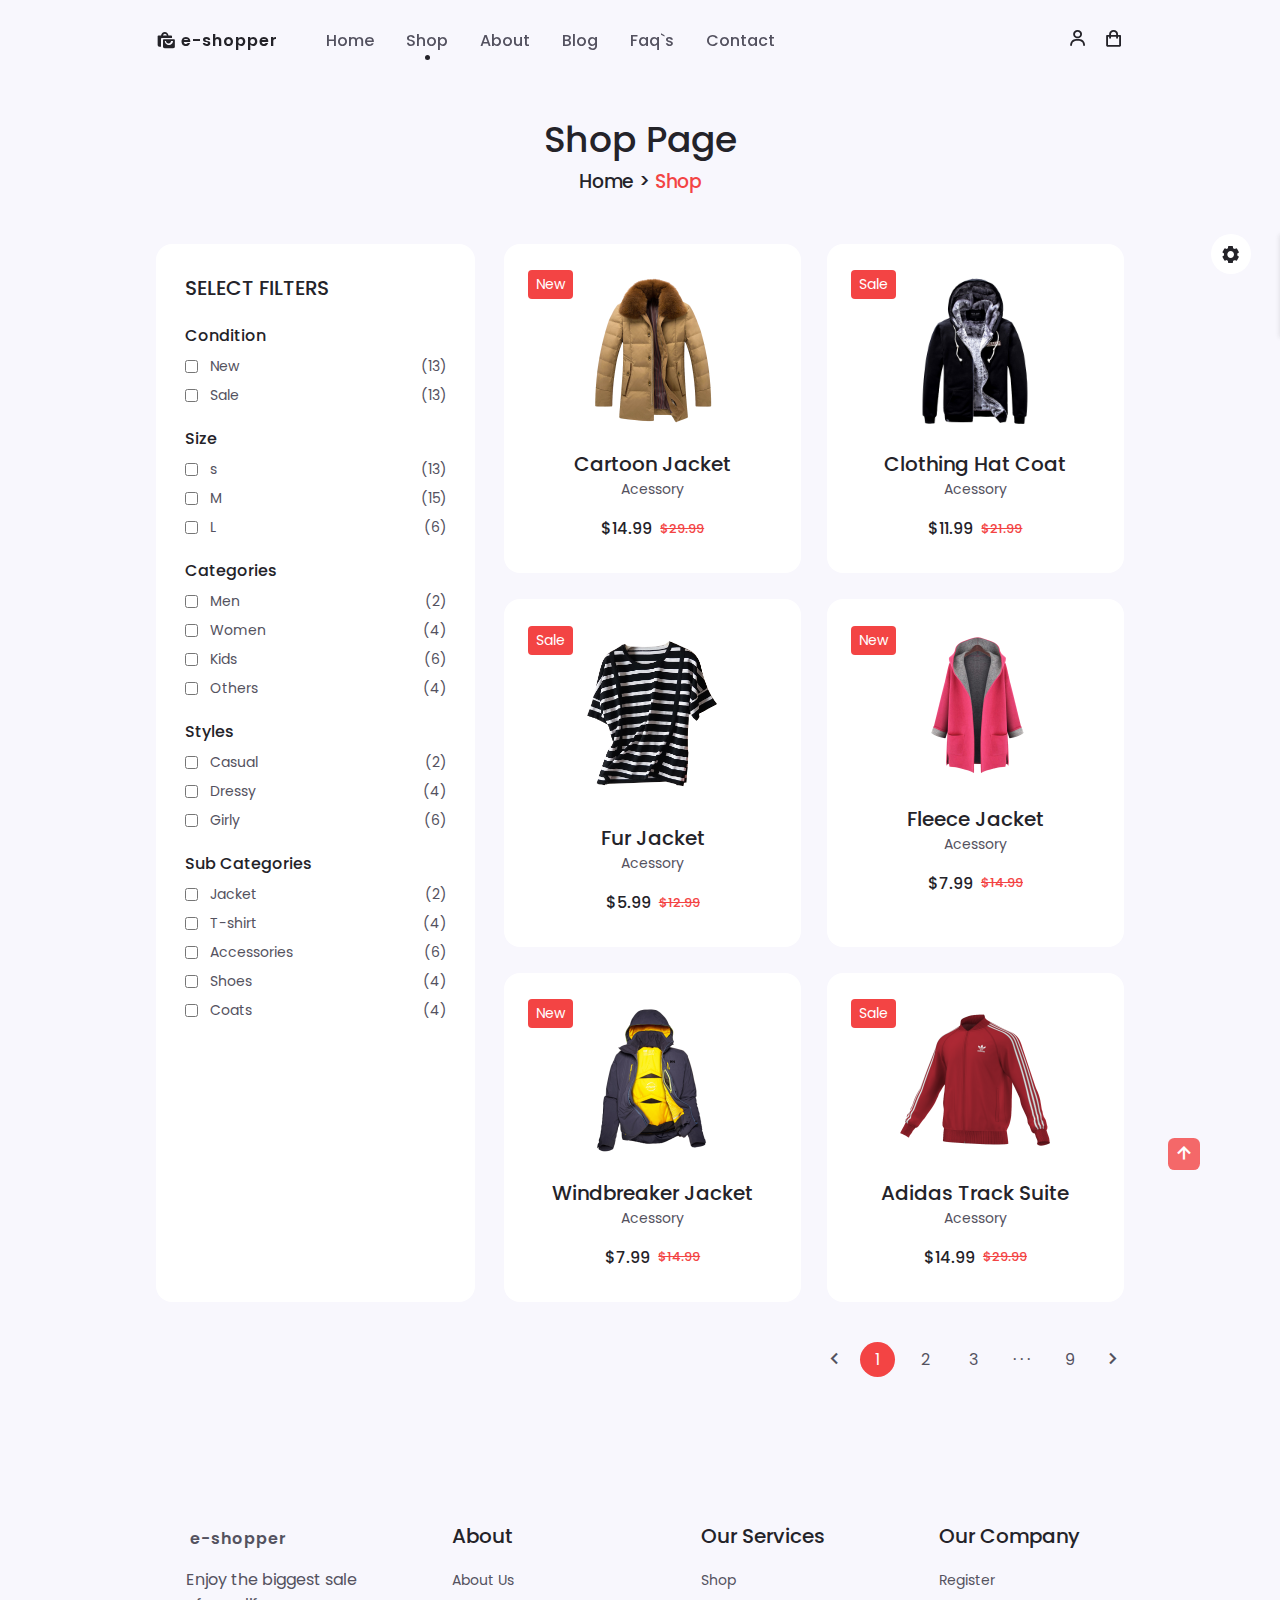
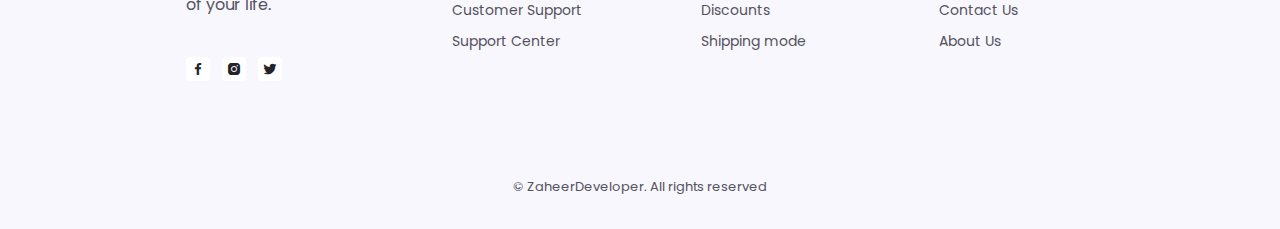
<file: shop.html>
<!DOCTYPE html>
<html lang="en">
<head>
    <meta charset="UTF-8">
    <meta http-equiv="X-UA-Compatible" content="IE=edge">
    <meta name="viewport" content="width=device-width, initial-scale=1.0">

    <!--=============== BOX-ICONS ===============-->
    <link rel="stylesheet" href="https://cdn.jsdelivr.net/npm/boxicons@latest/css/boxicons.min.css">

    <!--=============== SWIPER CSS ===============-->
    <link rel="stylesheet" href="assets/css/swiper-bundle.min.css">

    <!--=============== CSS ===============-->
    <link rel="stylesheet" href="assets/css/style.css">
    <link rel="stylesheet" class="js-color-style" href="assets/css/colors/color-1.css">

    <title>E-Commerce Website</title>
</head>
<body>
    <!--=============== HEADER ===============-->
    <header class="header" id="header">
        <nav class="nav container">
            <a href="index.html" class="nav__logo">
                <i class="bx bxs-shopping-bags nav__logo-icon"></i> E-Shopper
            </a>

            <div class="nav__menu" id="nav-menu">
                <ul class="nav__list">
                    <li class="nav__items">
                        <a href="index.html" class="nav__link">Home</a>
                    </li>

                    <li class="nav__items">
                        <a href="shop.html" class="nav__link active-link">Shop</a>
                    </li>

                    <li class="nav__items">
                        <a href="about.html" class="nav__link">About</a>
                    </li>

                    <li class="nav__items">
                        <a href="blog.html" class="nav__link">Blog</a>
                    </li>

                    <li class="nav__items">
                        <a href="faq.html" class="nav__link">Faq`s</a>
                    </li>

                    <li class="nav__items">
                        <a href="contact.html" class="nav__link">Contact</a>
                    </li>
                </ul>
                <div class="nav__close" id="nav-close">
                    <i class="bx bx-x"></i>
                </div>
            </div>

            <div class="nav__btns">
                <div class="login__toggle" id="login-button">
                    <i class="bx bx-user"></i>
                </div>
                <div class="nav__shop" id="cart-shop">
                    <i class="bx bx-shopping-bag"></i>
                </div>
                <div class="nav__toggle" id="nav-toggle">
                    <i class="bx bx-grid-alt"></i>
                </div>
            </div>
        </nav>
    </header>

    <!--=============== CART ===============-->
    <div class="cart" id="cart">
        <i class="bx bx-x cart__close" id="cart-close"></i>

        <h2 class="cart__title-center">My Cart</h2>
        <div class="cart__container">

            <article class="cart__card">
                <div class="cart__box">
                    <img src="assets/img/cart-1.png" alt="" class="cart__img">
                </div>
                <div class="cart__details">
                    <h3 class="cart__title">WindBreaker</h3>
                    <span class="cart__price">$12</span>

                    <div class="cart__amount">
                        <div class="cart__amount-content">
                            <span class="car__amount-box">
                                <i class="bx bx-minus"></i>
                            </span>
                            <span class="card__amount-number">1</span>
                            <span class="car__amount-box">
                                <i class="bx bx-plus"></i>
                            </span>
                        </div>
                        <i class="bx bx-trash-alt cart__amount-trash"></i>
                    </div>
                </div>
            </article>

            <article class="cart__card">
                <div class="cart__box">
                    <img src="assets/img/cart-2.png" alt="" class="cart__img">
                </div>
                <div class="cart__details">
                    <h3 class="cart__title">Cardigan Hoodie</h3>
                    <span class="cart__price">$16</span>

                    <div class="cart__amount">
                        <div class="cart__amount-content">
                            <span class="car__amount-box">
                                <i class="bx bx-minus"></i>
                            </span>
                            <span class="card__amount-number">1</span>
                            <span class="car__amount-box">
                                <i class="bx bx-plus"></i>
                            </span>
                        </div>
                        <i class="bx bx-trash-alt cart__amount-trash"></i>
                    </div>
                </div>
            </article>

            <article class="cart__card">
                <div class="cart__box">
                    <img src="assets/img/cart-3.png" alt="" class="cart__img">
                </div>
                <div class="cart__details">
                    <h3 class="cart__title">Cartoon</h3>
                    <span class="cart__price">$10</span>

                    <div class="cart__amount">
                        <div class="cart__amount-content">
                            <span class="car__amount-box">
                                <i class="bx bx-minus"></i>
                            </span>
                            <span class="card__amount-number">1</span>
                            <span class="car__amount-box">
                                <i class="bx bx-plus"></i>
                            </span>
                        </div>
                        <i class="bx bx-trash-alt cart__amount-trash"></i>
                    </div>
                </div>
            </article>

        </div>
        <div class="cart__prices">
            <span class="cart__prices-item">3 item = </span>
            <span class="cart__prices-total">$38</span>
        </div>
    </div>

    <!--=============== LOGIN ===============-->
    <div class="login" id="login">
        <i class="bx bx-x login__close" id="login-close"></i>

        <h2 class="login__title-center">Login</h2>

        <form action="" class="login__form grid">
            <div class="login__content">
                <label for="" class="login__label">Email</label>
                <input type="email" class="login__input">
            </div>

            <div class="login__content">
                <label for="" class="login__label">Password</label>
                <input type="password" class="login__input">
            </div>

            <div>
                <a href="#" class="button">SignUp</a>
            </div>

            <div>
                <p href="#" class="signup">Not a member? <a href="registration.html">SignUp Now</a></p>
            </div>

        </form>
    </div>

    <!--=============== MAIN ===============-->
    <main class="main">
        <!--=============== SHOP ===============-->
        <section class="shop section container">
            <h2 class="breadcrumb__title">Shop Page</h2>
            <h3 class="breadcrumb__subtitle">Home > <span> Shop</span></h3>

            <div class="shop__container grid">
                <div class="sidebar">
                    <h3 class="filter__title">Select Filters</h3>

                    <div class="filter__content">
                        <h3 class="filter__subtitle">Condition</h3>
                        <div class="filter">
                            <input type="checkbox" name="" id="">
                            <p>New</p><span>(13)</span>
                        </div>
                        <div class="filter">
                            <input type="checkbox" name="" id="">
                            <p>Sale</p><span>(13)</span>
                        </div>
                    </div>
                    <div class="filter__content">
                        <h3 class="filter__subtitle">Size</h3>
                        <div class="filter">
                            <input type="checkbox" name="" id="">
                            <p>s</p><span>(13)</span>
                        </div>
                        <div class="filter">
                            <input type="checkbox" name="" id="">
                            <p>M</p><span>(15)</span>
                        </div>
                        <div class="filter">
                            <input type="checkbox" name="" id="">
                            <p>L</p><span>(6)</span>
                        </div>
                    </div>
                    <div class="filter__content">
                        <h3 class="filter__subtitle">Categories</h3>
                        <div class="filter">
                            <input type="checkbox" name="" id="">
                            <p>Men</p><span>(2)</span>
                        </div>
                        <div class="filter">
                            <input type="checkbox" name="" id="">
                            <p>Women</p><span>(4)</span>
                        </div>
                        <div class="filter">
                            <input type="checkbox" name="" id="">
                            <p>Kids</p><span>(6)</span>
                        </div>
                        <div class="filter">
                            <input type="checkbox" name="" id="">
                            <p>Others</p><span>(4)</span>
                        </div>
                    </div>
                    <div class="filter__content">
                        <h3 class="filter__subtitle">Styles</h3>
                        <div class="filter">
                            <input type="checkbox" name="" id="">
                            <p>Casual</p><span>(2)</span>
                        </div>
                            <div class="filter">
                                <input type="checkbox" name="" id="">
                                <p>Dressy</p><span>(4)</span>
                            </div>
                            <div class="filter">
                                    <input type="checkbox" name="" id="">
                                    <p>Girly</p><span>(6)</span>
                            </div>
                                    
                    </div>
                    <div class="filter__content">
                        <h3 class="filter__subtitle">Sub Categories</h3>
                        <div class="filter">
                            <input type="checkbox" name="" id="">
                            <p>Jacket</p><span>(2)</span>
                        </div>
                        <div class="filter">
                            <input type="checkbox" name="" id="">
                            <p>T-shirt</p><span>(4)</span>
                        </div>
                        <div class="filter">
                            <input type="checkbox" name="" id="">
                            <p>Accessories</p><span>(6)</span>
                        </div>
                        <div class="filter">
                            <input type="checkbox" name="" id="">
                            <p>Shoes</p><span>(4)</span>
                        </div>
                        <div class="filter">
                            <input type="checkbox" name="" id="">
                            <p>Coats</p><span>(4)</span>
                        </div>
                    </div>
                </div>
                                    
                <div class="shop__items grid">
                <div class="shop__content">
                    <div class="shop__tag">New</div>
                    <img src="assets/img/product-1.png" alt="" class="shop__img">
                    <h3 class="shop__title">Cartoon Jacket</h3>
                    <span class="shop__subtitle">Acessory</span>

                    <div class="shop__prices">
                        <span class="shop__price">$14.99</span>
                        <span class="shop__discounts">$29.99</span>
                    </div>
                    <a href="details.html" class="button shop__button">
                        <i class="bx bx-cart-alt shop__icon"></i>
                    </a>
                </div>
                <div class="shop__content">
                    <div class="shop__tag">Sale</div>
                    <img src="assets/img/product-2.png" alt="" class="shop__img">
                    <h3 class="shop__title">Clothing Hat Coat</h3>
                    <span class="shop__subtitle">Acessory</span>

                    <div class="shop__prices">
                        <span class="shop__price">$11.99</span>
                        <span class="shop__discounts">$21.99</span>
                    </div>
                    <a href="details.html" class="button shop__button">
                        <i class="bx bx-cart-alt shop__icon"></i>
                    </a>
                </div>
                <div class="shop__content">
                    <div class="shop__tag">Sale</div>
                    <img src="assets/img/product-3.png" alt="" class="shop__img">
                    <h3 class="shop__title">Fur Jacket</h3>
                    <span class="shop__subtitle">Acessory</span>

                    <div class="shop__prices">
                        <span class="shop__price">$5.99</span>
                        <span class="shop__discounts">$12.99</span>
                    </div>
                    <a href="details.html" class="button shop__button">
                        <i class="bx bx-cart-alt shop__icon"></i>
                    </a>
                </div>
                <div class="shop__content">
                    <div class="shop__tag">New</div>
                    <img src="assets/img/product-4.png" alt="" class="shop__img">
                    <h3 class="shop__title">Fleece Jacket</h3>
                    <span class="shop__subtitle">Acessory</span>

                    <div class="shop__prices">
                        <span class="shop__price">$7.99</span>
                        <span class="shop__discounts">$14.99</span>
                    </div>
                    <a href="details.html" class="button shop__button">
                        <i class="bx bx-cart-alt shop__icon"></i>
                    </a>
                </div>
                <div class="shop__content">
                    <div class="shop__tag">New</div>
                    <img src="assets/img/product-5.png" alt="" class="shop__img">
                    <h3 class="shop__title">Windbreaker Jacket</h3>
                    <span class="shop__subtitle">Acessory</span>

                    <div class="shop__prices">
                        <span class="shop__price">$7.99</span>
                        <span class="shop__discounts">$14.99</span>
                    </div>
                    <a href="details.html" class="button shop__button">
                        <i class="bx bx-cart-alt shop__icon"></i>
                    </a>
                </div>
                <div class="shop__content">
                    <div class="shop__tag">Sale</div>
                    <img src="assets/img/product-6.png" alt="" class="shop__img">
                    <h3 class="shop__title">Adidas Track Suite</h3>
                    <span class="shop__subtitle">Acessory</span>

                    <div class="shop__prices">
                        <span class="shop__price">$14.99</span>
                        <span class="shop__discounts">$29.99</span>
                    </div>
                    <a href="details.html" class="button shop__button">
                        <i class="bx bx-cart-alt shop__icon"></i>
                    </a>
                </div>
                
                </div>
            </div>
            <div class="pagination">
                <i class="bx bx-chevron-left pagination__icon"></i>
                <span class="current">1</span>
                <span>2</span>
                <span>3</span>
                <span>&middot; &middot; &middot;</span>
                <span>9</span>
                <i class="bx bx-chevron-right pagination__icon"></i>
            </div>
        </section>
    </main>

    <!--=============== FOOTER ===============-->
    <footer class="footer section">
        <div class="footer__container container grid">
            <!-- FOOTER CONTENT 1  -->
            <div class="footer__content">
                <a href="#" class="footer__logo">
                    <i class="bx bx-shopping-bags footer__logo-icon"></i>e-shopper
                </a>

                <p class="footer__description">
                    Enjoy the biggest sale <br>of your life.</p>

                    <div class="footer__social">
                        <a href="#" class="footer__social-link"><i class="bx bxl-facebook"></i>
                        <a href="#" class="footer__social-link"><i class="bx bxl-instagram-alt"></i>
                        <a href="#" class="footer__social-link"><i class="bx bxl-twitter"></i>

                        </a>
                    </div>
            </div>
            <!-- FOOTER CONTENT 2  -->
            <div class="footer__content">
                <h3 class="footer__title">About</h3>

                <ul class="footer__links">
                    <li><a href="#" class="footer__link">About Us</a></li>
                    <li><a href="#" class="footer__link">Customer Support</a></li>
                    <li><a href="#" class="footer__link">Support Center</a></li>
                </ul>
            </div>
            <!-- FOOTER CONTENT 3  -->
            <div class="footer__content">
                <h3 class="footer__title">Our Services</h3>

                <ul class="footer__links">
                    <li><a href="#" class="footer__link">Shop</a></li>
                    <li><a href="#" class="footer__link">Discounts</a></li>
                    <li><a href="#" class="footer__link">Shipping mode</a></li>
                </ul>
            </div>
            <!-- FOOTER CONTENT 4  -->
            <div class="footer__content">
                <h3 class="footer__title">Our Company</h3>

                <ul class="footer__links">
                    <li><a href="#" class="footer__link">Register</a></li>
                    <li><a href="#" class="footer__link">Contact Us</a></li>
                    <li><a href="#" class="footer__link">About Us</a></li>
                </ul>
            </div>
        </div>
        <span class="footer__copy">&#169; ZaheerDeveloper. All rights reserved</span>
    </footer>

    <!--=============== SCROLL UP ===============-->
    <a href="#" class="scrollup" id="scroll-up">
        <i class="bx bx-up-arrow-alt scrollup__icon"></i>
    </a>
    <!--=============== STYLE SWITCHER ===============-->
    <div class="style__switcher">
        <div class="style__switcher-toggler s__icon">
            <i class="bx bxs-cog bx-spin"></i>
        </div>

        <h4>Theme Colors</h4>
        <div class="theme__colors js-theme-colors">
            <button type="button" data-js-theme-colors="color-1" class="js-theme-color-item theme__button 
            color-1"><i class="bx bx-check"></i></button>
            <button type="button" data-js-theme-colors="color-2" class="js-theme-color-item theme__button 
            color-2"><i class="bx bx-check"></i></button>
            <button type="button" data-js-theme-colors="color-3" class="js-theme-color-item theme__button 
            color-3"><i class="bx bx-check"></i></button>
            <button type="button" data-js-theme-colors="color-4" class="js-theme-color-item theme__button 
            color-4"><i class="bx bx-check"></i></button>
            <button type="button" data-js-theme-colors="color-5" class="js-theme-color-item theme__button 
            color-5"><i class="bx bx-check"></i></button>
        </div>
    </div>
    
    <!--=============== SWIPER JS ===============-->
    <script src="assets/js/swiper-bundle.min.js"></script>

    <!--=============== JS ===============-->
    <script src="assets/js/main.js"></script>
</body>
</html>
</file>
<file: assets/css/style.css>
/*=============== GOOGLE FONTS ===============*/
@import url('https://fonts.googleapis.com/css2?family=Poppins:wght@400;500;600;900&display=swap');

/*=============== VARIABLES CSS ===============*/
:root {
    --header-height: 3.5rem;

    /*========== Colors ==========*/
    --title-color: hsl(250, 8%, 15%);
    --text-color: hsl(250, 8%, 35%);
    --body-color: hsl(250, 60%, 98%);
    --container-color: #fff;
    --shadow: hsla(0, 0%, 15%, .1);
    --scroll-bar-color: hsl(250, 12%, 90%);
    --scroll-thumb-color: hsl(250, 12%, 80%);

    /*========== Font and typography ==========*/
    --body-font: 'Poppins', sans-serif;
    --biggest-font-size: 4rem;
    --h1-font-size: 2.25rem;
    --h2-font-size: 1.5rem;
    --h3-font-size: 1.25rem;
    --normal-font-size: 1rem;
    --small-font-size: .875rem;
    --smaller-font-size: .813rem;

    /*========== Font weight ==========*/
    --font-medium: 500;
    --font-bold: 600;

    /*========== Margins Bottom ==========*/
    --mb-0-5: .5rem;
    --mb-0-75: .75rem;
    --mb-1: 1rem;
    --mb-1-5: 1.5rem;
    --mb-2: 2rem;
    --mb-2-5: 2.5rem;
    --mb-3: 3rem;

    /*========== z index ==========*/
    --z-tooltip: 10;
    --z-fixed: 100;
}

/* Responsive typography */
@media screen and (max-width: 992px) {
    :root {
        --biggest-font-size: 2rem;
        --h1-font-size: 1.5rem;
        --h2-font-size: 1.25rem;
        --h3-font-size: 1rem;
        --normal-font-size: .938rem;
        --small-font-size: .813rem;
        --smaller-font-size: .75rem;
    }
}

/*=============== BASE ===============*/
* {
    box-sizing: border-box;
    margin: 0;
    padding: 0;
}

html {
    scroll-behavior: smooth;
}

body,
button,
input {
    font-family: var(--body-font);
    font-size: var(--normal-font-size);
}

body {
    background-color: var(--body-color);
    color: var(--text-color);
}

h1, h2, h3, h4 {
    color: var(--title-color);
    font-weight: var(--font-medium);
}

ul {
    list-style: none;
}

a {
    text-decoration: none;
}

img {
    max-width: 100%;
    height: auto;
}

button {
    cursor: pointer;
}

button,
input {
    border: none;
    outline: none;
}

/*=============== REUSABLE CSS CLASSES ===============*/
.section {
    padding: 7rem 0 2rem;
}

.section__title,
.breadcrumb__title {
    font-size: var(--h1-font-size);
}

.section__title,
.breadcrumb__subtitle {
    margin-bottom: var(--mb-3);
}

.section__title,
.breadcrumb__title,
.breadcrumb__subtitle {
    text-align: center;
}
.breadcrumb__subtitle span{
    color: var(--first-color);
}

/*=============== LAYOUT ===============*/
.container {
    max-width: 968px;
    margin-left: auto;
    margin-right: auto;
}

.grid {
    display: grid;
}

/*=============== HEADER SECTION ===============*/
.header{
    width: 100%;
    background: transparent;
    position: fixed;
    top: 0;
    left: 0;
    z-index: var(--z-fixed);
}

/*=============== NAV ===============*/
.nav{
    height: calc(var(--header-height) + 1.5rem);
    display: flex;
    justify-content: space-between;
    align-items: center;
    column-gap: 3rem;
}
.nav__close,
.login__toggle,
.nav__logo,
.nav__toggle,
.nav__shop{
    color: var(--title-color);
}
.nav__logo{
    text-transform: lowercase;
    font-weight: var(--font-bold);
    letter-spacing: 1px;
    display: inline-flex;
    align-items: center;
    column-gap: .25rem;
}
.nav__logo-icon{
    font-size: 1.25rem;
}
.nav__btns{
    display: flex;
    align-items: center;
    column-gap: 1rem;
    margin-left: auto;
}
.nav__toggle,
.login__toggle,
.nav__shop{
    font-size: 1.25rem;
    cursor: pointer;
}
.nav__list{
    display: flex;
    align-items: center;
    column-gap: 2rem;
}
.nav__link{
    color: var(--text-color);
    font-weight: var(--font-medium);
    font-size: var(--normal-font-size);
    transition: .3rem;
}
.nav__link:hover{
    color: var(--first-color);
}
.nav__close{
    font-size: 2rem;
    position: absolute;
    top: .9rem;
    right: 1.25rem;
    cursor: pointer;
}
.nav__close,
.nav__toggle{
    display: none;
}
/* Show Menu */


/* Change background header */
.scroll-header{
    background-color: var(--body-color);
    box-shadow: 0 1px 4px var(--shadow);
}

/* Active link */
.active-link{
    position: relative;
}
.active-link::before{
    content: '';
    position: absolute;
    bottom: -.5rem;
    left: 45%;
    width: 5px;
    height: 5px;
    background: var(--title-color);
    border-radius: 50%;
}

/*=============== MAIN ===============*/


/*========== HOME SECTION ==========*/
.home__content{
    padding: 9rem 0 2rem;
    grid-template-columns: repeat(2, 1fr);
    column-gap: 3rem;
}
.home__group{
    display: grid;
    position: relative;
    padding: 2rem;
}
.home__img{
    height: 420px;
    transform: translateY(-3rem);
    justify-self: center;
}
.home__indicator{
    width: 8px;
    height: 8px;
    background: var(--title-color);
    border-radius: 50%;
    position: absolute;
    bottom: 15%;
    left: 45%;
}
.home__indicator::after{
    content: "";
    position: absolute;
    width: 1px;
    height: 75px;
    background: var(--title-color);
    top: 0;
    right: 45%;
}
.home__details-img{
    position: absolute;
    bottom: 0;
    right: 58%;
}
.home__details-title,
.home__details-subtitle{
    display: block;
    font-size: var(--small-font-size);
    text-align: right;
}
.home__title{
    font-size: var(--biggest-font-size);
    font-weight: var(--font-bold);
    line-height: 109%;
    margin-bottom: var(--mb-1-5);
}
.home__subtitle{
    font-size: var(--h3-font-size);
    text-transform: uppercase;
    margin-bottom: var(--mb-1);
}
.home__description{
    margin-bottom: var(--mb-2-5);
    padding-right: 2rem;
}
.home__button{
    display: flex;
    justify-content: space-between;
}


/* Sweeper Class */
.swiper-pagination{
    position: initial;
    margin-top: var(--mb-2-5);
}
.swiper-pagination-bullet{
    width: 5px;
    height: 5px;
    background: var(--title-color);
    opacity: 1;
}
.swiper-pagination-horizontal .swiper-pagination-bullets .swiper-pagination-bullet{
    margin: 0 .5rem;
}
.swiper-pagination-bullet-active{
    width: 1.5rem;
    height: 5px;
    border-radius: .5rem;
}


/*=============== BUTTONS ===============*/
.button{
    display: inline-block;
    background: var(--first-color);
    /* background: rgb(37, 37, 118); */
    color: #fff;
    padding: 1rem 1.75rem;
    border-radius: .5rem;
    font-weight: var(--font-medium);
    transition: .3s;
}
.button:hover{
    background: var(--first-color);
}
.button__icon{
    font-size: 1.25rem;
}
.button--link{
    color: var(--title-color);
}
.button--flex{
    display: inline-flex;
    align-items: center;
    column-gap: .5rem;
}


/*========== DISCOUNT SECTION ==========*/
.discount__container{
    grid-template-columns: repeat(2, max-content);
    justify-content: center;
    align-items: center;
    column-gap: 7rem;
    background-color: var(--container-color);
    padding: 3rem 0;
    border-radius: 3rem;
}
.discount__img{
    width: 200px;
}
.discount__data{
    padding-left: 6rem;
    text-align: center;
}
.discount__title{
    font-size: var(--h2-font-size);
    margin-bottom: var(--mb-2);
}


/*========== NEW ARRIVALS SECTION ==========*/
.new__container{
    padding-top: 1rem;
}
.new__img{
    width: 150px;
    margin-bottom: var(--mb-1);
    transition: .3s;
}
.new__content{
    position: relative;
    background-color: var(--container-color);
    width: 310px;
    padding: 2rem 0;
    border-radius: 1rem;
    text-align: center;
    overflow: hidden;
}
.new__tag{
    position: absolute;
    top: 8%;
    left: 8%;
    background-color: var(--first-color);
    color: #fff;
    font-size: var(--small-font-size);
    padding: .25rem .5rem;
    border-radius: .25rem;
}
.new__title{
    font-size: var(--h3-font-size);
    font-weight: var(--font-medium);
}
.new__subtitle{
    display: block;
    font-size: var(--small-font-size);
    margin-bottom: var(--mb-1);
}
.new__prices{
    display: inline-flex;
    align-items: center;
    column-gap: .5rem;
}
.new__price{
    font-weight: var(--font-medium);
    color: var(--title-color);
}
.new__discount{
    color: var(--first-color);
    font-size: var(--smaller-font-size);
    text-decoration: line-through;
    font-weight: var(--font-medium);
}
.new__button{
    display: inline-flex;
    padding: .5rem;
    border-radius: .25rem .25rem .75rem .25rem;
    position: absolute;
    bottom: 0;
    right: -3rem;
}
.new__icon{
    font-size: 1.25rem;
}
.new__content:hover .new__img{
    transform: translateY(-.5rem);
}
.new__content:hover .new__button{
    right: 0;
}

/*========== STEPS SECTION ==========*/
.steps__bg{
    background-color: var(--container-color);
    padding: 3.5rem 2.5rem;
    border-radius: 1rem;
}
.steps__container{
    grid-template-columns: repeat(3, 1fr);
    column-gap: 2rem;
    padding-top: 1rem;
}
.steps__card{
    background-color: var(--body-color);
    padding: 2.5rem 3rem 2rem 1.5rem;
    border-radius: 1rem;
}
.steps__card-number{
    display: inline-block;
    background-color: var(--first-color);
    color: #fff;
    padding: .5rem .75rem;
    border-radius: .25rem;
    font-size: var(--h2-font-size);
    margin-bottom: var(--mb-1-5);
    transition: .3s;
}
.steps__card-title{
    font-size: var(--normal-font-size);
    margin-bottom: var(--mb-0-5);
}
.steps__card-description{
    font-size: var(--small-font-size);
}
.steps__card:hover .steps__card-number{
    transform: translateY(-.25rem);
}

/*========== NEWSLETTER SECTION ==========*/
.newsletter__container{
    display: grid;
    grid-template-columns: .5fr;
    justify-content: center;
}
.newsletter__description{
    padding: 0 3rem;
    text-align: center;
    margin-bottom: var(--mb-1-5);
}
.newsletter__form{
    background-color: var(--container-color);
    padding: 1rem;
    display: flex;
    justify-content: space-between;
    border-radius: .75rem;
}
.newsletter__input{
    width: 70%;
    padding: 0 5.rem;
    background: none;
    color: var(--title-color);
}
.newsletter__input:hover{
    color: var(--text-color);
}

/*=============== SHOP PAGE ===============*/
.shop__container{
    grid-template-columns: 1.7fr 3.3fr;
    column-gap: 1.8rem;
}
.sidebar{
    padding: 1.8rem;
    background-color: var(--container-color);
    border-radius: 1rem;
}
.filter__title{
    font-size: var(--h3-font-size);
    text-transform: uppercase;
}
.filter__subtitle{
    margin: 1.25rem 0 var(--mb-0-5);
    font-size: var(--normal-font-size);
}
.filter{
    display: flex;
    align-items: center;
    margin-bottom: var(--mb-0-5);
    color: var(--text-color);
    font-size: var(--small-font-size);
}
.filter p{
    flex: 1;
}
.filter input{
    margin-right: var(--mb-0-75);
    cursor: pointer;
}
.shop__items{
    grid-template-columns: repeat(2, 1fr);
    gap: 1.6rem;
}
.shop__content{
    position: relative;
    background-color: var(--container-color);
    padding: 2rem 0;
    border-radius: 1rem;
    text-align: center;
    overflow: hidden;
}
.shop__img{
    width: 150px;
    margin-bottom: var(--mb-1);
    transition: .3s;
}
.shop__tag{
    position: absolute;
    top: 8%;
    left: 8%;
    background-color: var(--first-color);
    color: #fff;
    font-size: var(--small-font-size);
    padding: .25rem .5rem;
    border-radius: .25rem;
}
.shop__title{
    font-size: var(--h3-font-size);
    font-weight: var(--font-medium)
}
.shop__subtitle{
    display: block;
    font-size: var(--small-font-size);
    margin-bottom: var(--mb-1);
}
.shop__prices{
    display: inline-flex;
    align-items: center;
    column-gap: .5rem;
}
.shop__price{
    font-weight: var(--font-medium);
    color: var(--title-color);
}
.shop__discounts{
    color: var(--first-color);
    font-size: var(--smaller-font-size);
    text-decoration: line-through;
    font-weight: var(--font-medium);
}
.shop__button{
    display: inline-flex;
    padding: .5rem;
    border-radius: .25rem .25rem .75rem .25rem;
    position: absolute;
    bottom: 0;
    right: -3rem;
}
.shop__icon{
    font-size: 1.25rem;
}
.shop__content:hover .shop__img{
    transform: translateY(-.5rem);
}
.shop__content:hover .shop__button{
    right: 0;
}

/*=============== PAGINATION ===============*/
.pagination{
    display: flex;
    align-items: center;
    justify-content: end;
    column-gap: .8rem;
    margin-top: var(--mb-2-5);
    font-size: var(--normal-font-size);
}
.pagination span{
    width: 2.2rem;
    height: 2.2rem;
    line-height: 36px;
    text-align: center;
    border-radius: 50%;
    cursor: pointer;
}
.pagination .current{
    background-color: var(--first-color);
    color: #fff;
}
.pagination__icon{
    font-size: var(--h2-font-size);
}

/*=============== DETAILS PAGE ===============*/
.details__container{
    grid-template-columns: repeat(2, 1fr);
    align-items: center;
    column-gap: 3rem;
}
.product__images{
    grid-template-columns: repeat(2, 1fr);
    gap: 1.4rem;
}
.product__img{
    background-color: var(--container-color);
    padding: 1.2rem 0;
    display: flex;
    justify-content: center;
    align-items: center;
    border-radius: .5rem;
    position: relative;
    cursor: pointer;
}
.details__img-tag{
    position: absolute;
    top: 8%;
    left: 8%;
    background-color: var(--first-color);
    color: #fff;
    font-size: var(--small-font-size);
    padding: .16rem .5rem;
    border-radius: .25rem;
}
.product__img img{
    width: 150px;
}
.details__subtitle{
    font-size: var(--small-font-size);
    color: var(--text-color);
    margin-bottom: var(--mb-0-5);
}
.details__title{
    font-size: var(--h2-font-size);
    font-weight: var(--font-medium);
    margin-bottom: var(--mb-0-75);
}
.rating{
    display: flex;
    align-items: center;
    column-gap: 1.2rem;
    margin-bottom: var(--mb-1);
}
.rating span{
    font-size: var(--small-font-size);
}
.rating i{
    margin-right: .1rem;
}
.details__prices {
    display: inline-flex;
    align-items: center;
    column-gap: .8rem;
    margin-bottom: var(--mb-1-5);
    }
.details__price {
    font-weight: var(--font-medium);
    color: var(--title-color);
    font-size: var(--h3-font-size);
}
.details__discount{
    color: var(--first-color);
    text-decoration: line-through;
    font-weight: var(--font-medium);
}
.discount__percentage{
    background-color: var(--title-color);
    padding: .25rem .40rem;
    font-size: var(--smaller-font-size);
    color: #fff;
}
.dscription__details{
    margin-bottom: var(--mb-2);
    font-size: var(--small-font-size);
}
.dscription__title{
    font-size: var(--normal-font-size);
    margin-bottom: var(--mb-0-5);
}
.details .cart__amount{
    margin-bottom: var(--mb-2-5);
}

/*=============== ABOUT PAGE ===============*/
.about__container{
    grid-template-columns: repeat(2, 1fr);
    column-gap: 7rem;
}
.about__img{
    width: 380px;
    justify-self: center;
}
.about__title{
    margin-bottom: var(--mb-1);
    text-align: left;
}
.about__description{
    margin-bottom: var(--mb-2);
}
.about__details{
    display: grid;
    row-gap: 1rem;
}
.about__details-description{
    display: inline-flex;
    column-gap: .5rem;
    font-size: var(--small-font-size);
}
.about__details-icon{
    font-size: 1rem;
    color: var(--first-color);
    margin-top: .15rem;
}

/*=============== BLOG PAGE ===============*/
.blog__container{
    row-gap: 1.8rem;
}
.blog__post{
    grid-template-columns: .8fr 1.2fr;
    column-gap: 2rem;
    align-items: center;
    background-color: var(--container-color);
    border-radius: 1.2rem;
    padding: 1.4rem;
}
.blog__img{
    border-radius: .8rem;
}
.blog__details{
    font-size: var(--small-font-size);
    text-align: justify;
    margin-bottom: var(--mb-1);
}
.blog__title{
    font-size: var(--h3-font-size);
    font-weight: var(--font-medium);
    margin-bottom: var(--mb-0-5);
}
.blog__date{
    font-size: var(--smaller-font-size);
    color: var(--text-color);
    margin-bottom: var(--mb-0-75);
}
.read__more{
    text-align: right;
}

/*=============== CART PAGE ===============*/


/*=============== FAQ PAGE ===============*/
.questions__container{
    grid-template-columns: repeat(2, 1fr);
    gap: 1.5rem;
    align-items: flex-start;
}
.questions__group{
    display: grid;
    row-gap: 2rem;
}
.questions__item{
    background-color: var(--container-color);
    border-radius: .25rem;
}
.questions__item-title{
    font-size: var(--small-font-size);
    font-weight: var(--font-medium);
}
.questions__icon{
    font-size: 1.25rem;
    color: var(--title-color);
}
.questions__description{
    font-size: var(--smaller-font-size);
    padding: 0 3.5rem 2.25rem 2.75rem;
}
.questions__header{
    display: flex;
    align-items: center;
    column-gap: .5rem;
    padding: 1rem;
    cursor: pointer;
}
.questions__content{
    overflow: hidden;
    height: 0;
}
.questions__item,
.questions__header,
.questions__item-title,
.questions__icon,
.questions__description,
.questions__content{
    transition: .3s;
}
.accordion-open .questions__header,
.accordion-open .questions__content{
    background-color: var(--first-color);
}
.accordion-open .questions__item-title,
.accordion-open .questions__description,
.accordion-open .questions__icon{
    color: #fff;
}
.accordion-open .questions__icon{
    transform: rotate(45deg);
}


/*Rotate icon, change color of titles and background*/


/*=============== REGISTRATION PAGE ===============*/


/*=============== CONTACT PAGE ===============*/
.contact__container{
    grid-template-columns: .9fr 1.1fr;
    column-gap: 1.5rem;
}
.contact__information{
    display: flex;
    align-items: center;
    margin-bottom: var(--mb-2);
}
.contact__icon{
    font-size: 2rem;
    color: var(--first-color);
    margin-right: var(--mb-0-75);
}
.contact__title{
    font-size: var(--h3-font-size);
    font-weight: var(--font-medium);
}
.contact__subtitle{
    font-size: var(--small-font-size);
    color: var(--text-color);
}
.contact__form{
    row-gap: 1.5rem;
}
.contact__content{
    background-color: var(--container-color);
    border-radius: .5rem;
    padding: .75rem 1rem .25rem;
}
.contact__label{
    font-size: var(--smaller-font-size);
    color: var(--title-color);
}
.contact__inputs{
    grid-template-columns: repeat(2, 1fr);
    column-gap: 1.5rem;
}
.contact__input{
    width: 100%;
    background-color: var(--container-color);
    color: var(--text-color);
    font-size: var(--normal-font-size);
    border: none;
    outline: none;
    padding: .25rem .5rem .5rem 0;
}

/*=============== FOOTER ===============*/
.footer{
    position: relative;
    overflow: hidden;
}
.footer__container{
    grid-template-columns: repeat(4, 1fr);
    justify-items: center;
    column-gap: 1rem;
}
.footer__logo{
    color: var(--text-color);
    text-transform: lowercase;
    font-weight: var(--font-bold);
    letter-spacing: 1px;
    display: inline-flex;
    align-items: center;
    column-gap: .25rem;
    margin-bottom: var(--mb-1);
}
.footer__logo-icon{
    font-size: 1rem;
}
.footer__description{
    margin-bottom: var(--mb-2-5);
}
.footer__social{
    display: flex;
    column-gap: .75rem;  
}
.footer__social-link{
    display: inline-flex;
    background: var(--container-color);
    padding: .25rem;
    border-radius: .25rem;
    color: var(--title-color);
    font-size: 1rem;
}
.footer__social-link:hover{
    background: var(--first-color);
    color: #fff;
}
.footer__title{
    font-size: var(--h3-font-size);
    margin-bottom: var(--mb-1);
}
.footer__links{
    display: grid;
    row-gap: .35rem;
}
.footer__link{
    font-size: var(--small-font-size);
    color: var(--text-color);
    transition: .3s;
}
.footer__link:hover{
    color: var(--title-color);
}
.footer__copy{
    display: block;
    text-align: center;
    font-size: var(--smaller-font-size);
    margin-top: 6rem;

}
/*=============== SCROLL UP ===============*/
.scrollup{
    position: fixed;
    right: 5rem;
    bottom: -30%;
    background: var(--first-color);
    border-radius: .4rem;
    display: inline-flex;
    padding: .25rem;
    z-index: var(--z-tooltip);
    opacity: .8;
    transition: .4s;
}
.scrollup:hover{
    opacity: 1;
}
.scrollup__icon{
    font-size: 1.5rem;
    color: #fff;
}
/* Show Scroll Up*/
.show-scroll{
    bottom: 3rem;
}

/*=============== SCROLL BAR ===============*/
::-webkit-scrollbar{
    width: .60rem;
    background: var(--scroll-bar-color);
    border-bottom: .5rem;
}
::-webkit-scrollbar-thumb{
    background: var(--scroll-thumb-color);
    border-bottom: .5rem;
}

/*=============== LOGIN ===============*/
.login{
    position: fixed;
    background-color: var(--body-color);
    z-index: var(--z-fixed);
    width: 420px;
    box-shadow: -2px 0 4px var(--shadow);
    height: 100%;
    top: 0;
    right: -100%;
    padding: 3.5rem 2rem;
    transition: .4s;
   }
.login__title-center{
    font-size: var(--h2-font-size);
    text-align: center;
    margin-bottom: var(--mb-3);
   }
.login__close{
    font-size: 2rem;
    color: var(--title-color);
    position: absolute;
    top: 1.25rem;
    right: .9rem;
    cursor: pointer;
   }
.login__form{
    row-gap: 1.5rem;
}
.login__content{
    background: var(--container-color);
    border-radius: .5rem;
    padding: .75rem 1rem .25rem;
}
.login__label{
    font-size: var(--small-font-size);
    color: var(--title-color);
}
.login__input{
    width: 100%;
    background: var(--container-color);
    color: var(--text-color);
    font-size: var(--normal-font-size);
    padding: .25rem .5rem .5rem 0;
}
.signup{
    color: var(--title-color);
    font-size: var(--small-font-size);
    font-weight: var(--font-medium);
}
.signup a{
    color: var(--first-color);
}
/* Show login */
.show-login{
    right: 0;
}

/*=============== CART ===============*/
.cart{
    position: fixed;
    background-color: var(--body-color);
    z-index: var(--z-fixed);
    width: 420px;
    box-shadow: -2px 0 4px var(--shadow);
    height: 100%;
    top: 0;
    right: -100%;
    padding: 3.5rem 2rem;
    transition: .4s;
   }
.cart__title-center{
    font-size: var(--h2-font-size);
    text-align: center;
    margin-bottom: var(--mb-3);
   }
.cart__close{
    font-size: 2rem;
    color: var(--title-color);
    position: absolute;
    top: 1.25rem;
    right: .9rem;
    cursor: pointer;
   }
.cart__container{
    display: grid;
    row-gap: 1.5rem;
   }
.cart__card{
    display: flex;
    align-items: center;
    column-gap: 1rem;
   }
.cart__box{
    background-color: var(--container-color);
    padding: .75rem 1.25rem;
    display: flex;
    align-items: center;
   }
.cart__img{
    width: 85px;
   }
.cart__title{
    font-size: var(--normal-font-size);
    margin-bottom: var(--mb-0-5);
}
.cart__price{
    display: block;
    font-size: var(--small-font-size);
    color: var(--first-color);
    margin-bottom: var(--mb-1-5);
}
.cart__amount,
.cart__amount-content{
    display: flex;
    align-items: center;
}
.cart__amount{
    column-gap: 3rem;
}
.cart__amount-content{
    column-gap: 1rem;
}
.cart__amount-box{
    display: inline-flex;
    padding: .25rem;
    background: var(--container-color);
    cursor: pointer;
}
.cart__amount-trash{
    font-size: 1.15rem;
    color: var(--first-color);
    cursor: pointer;
}
.cart__prices{
    margin-top: 6rem;
    display: flex;
    align-items: center;
    justify-content: space-between;
}
.cart__prices-item,
.cart__prices-total{
    color: var(--title-color);
}
.cart__prices-item{
    font-size: var(--small-font-size);
}
.cart__prices-total{
    font-size: var(--h3-font-size);
    font-weight: var(--font-medium);
}
.show-cart{
    right: 0;
}


/* Show cart */


/*=============== LIGHT-BOX ===============*/
.lightbox{
    position: fixed;
    left: 0;
    top: 0;
    width: 100%;
    height: 100%;
    background-color: rgba(0,0,0,.6);
    z-index: var(--z-fixed);
    display: none;
    justify-content: center;
    align-items: center;
    cursor: zoom-out;
    padding: 1.8rem;
}
.lightbox__img{
    height: auto;
    width: auto;
    max-width: 100%;
    max-height: 450px;
    cursor: pointer;
    background-color: var(--container-color);
    display: block;
    padding: .6rem;
}
.lightbox__content{
    position: relative;
}
.lightbox__close{
    position: absolute;
    height: 40px;
    width: 40px;
    top: -2.6rem;
    right: 0;
    font-size: 2rem;
    color: #fff;
    color: #fff;
    text-align: right;
    line-height: 40px;
}
.lightbox__caption{
    position: absolute;
    left: 0;
    bottom: -2.2rem;
    width: 100%;
    display: flex;
    justify-content: space-between;
    font-size: var(--normal-font-size);
    color: #fff;
    font-weight: var(--font-medium);
    z-index: -1;
}
.lightbox__controls .prev__item,
.lightbox__controls .next__item{
    position: absolute;
    height: 40px;
    width: 40px;
    background-color: var(--body-color);
    color: var(--title-color);
    border-radius: 50%;
    text-align: center;
    cursor: pointer;
    top: 50%;
    margin-top: -20px;
    z-index: 110;
    transition: all 0.3s ease;
}
.lightbox__controls .prev__item:hover,
.lightbox__controls .next__item:hover{
    transform: scale(1.1);
}
.lightbox__controls .prev__item:active,
.lightbox__controls .next__item:active{
    transform: scale(1);
}
.lightbox__controls .prev__item{
    left: 1.8rem;
}
.lightbox__controls .next__item{
    right: 1.8rem;
    }
.lightbox__controls .prev__item .bx,
.lightbox__controls .next__item .bx{
    font-size: 2rem;
    line-height: 40px;
}

    
/* light-box open */
.lightbox.open{
    display: flex;
}

/* light-box open animation */
.lightbox.open .lightbox__content{
    animation: lightboxImage .5s ease;
}
@keyframes lightboxImage{
    0%{
        transform: scale(0.8);
    }
    100%{
        transform: scale(1);
    }
}

/*=============== STYLE SWITCHER ===============*/
.style__switcher{
    position: fixed;
    right: 0;
    top: 26%;
    width: 200px;
    z-index: var(--z-tooltip);
    background-color: var(--container-color);
    padding: 1rem;
    box-shadow: -0.5px 0.5px 4px var(--shadow);
    border-radius: .2rem;
    transform: translateX(100%);
    transition: .3s;
}
.style__switcher .s__icon{
    position: absolute;
    height: 40px;
    width: 40px;
    text-align: center;
    font-size: 1.25rem;
    color: var(--title-color);
    background-color: var(--container-color);
    right: 100%;
    margin-right: 1.8rem;
    cursor: pointer;
    border-radius: 50%;
    line-height: 45px;
    top: 0;
}
.style__switcher h4{
    margin-bottom: var(--mb-1);
    color: var(--title-color);
    font-size: var(--normal-font-size);
    font-weight: var(--font-bold);
    text-transform: capitalize;
}
.style__switcher .theme__colors{
    display: flex;
    flex-wrap: wrap;
    justify-content: space-between;
}
.style__switcher .theme__colors button{
    height: 30px;
    width: 30px;
    position: relative;
    border-radius: 50%;
    vertical-align: middle;
}
.style__switcher .theme__colors button i {
    color: #fff;
    font-size: 1.2rem;
    position: absolute;
    top: 50%;
    left: 50%;
    transform: translate(-50%, -50%);
    display: none;
    }

.style__switcher .color-1{
    background-color: hsl(0, 88%, 61%);
}
.style__switcher .color-2{
    background-color: hsl(260, 88%, 61%);
}
.style__switcher .color-3{
    background-color: hsl(336, 88%, 61%);
}
.style__switcher .color-4{
    background-color: hsl(284, 88%, 61%);
}
.style__switcher .color-5{
    background-color: hsl(375, 88%, 61%);
}



/* Style switcher open */
.style__switcher.open{
    transform: translateX(-10px);
}

/* Active theme color */
.style__switcher .theme__colors button.active i {
    display: block;
}

/*=============== BREAKPOINTS ===============*/
/* For large devices */
@media screen and (max-width: 1200px) {
    .home__img{
        height: 400px;
    }
}

@media screen and (max-width: 992px) {
    .container{
        margin-left: var(--mb-1-5);
        margin-right: var(--mb-1-5);
    }
    .section__title{
        font-size: var(--h2-font-size);
        margin-bottom: var(--mb-2);
    }
    .home__content{
        padding: 8rem 0 2rem;
    }
    .home__img{
        height: 300px;
        transform: translateY(0);
    }
    .home__indicator{
        bottom: initial;
        left: initial;
        top: 7rem;
        right: 2rem;
    }
    .home__indicator::after{
        top: 3rem;
        height: 48px;
    }
    .home__details-img{
        right: .5rem;
        bottom: initial;
    }
    .home__description{
        padding-right: 0;
    }
    .swiper-pagination{
        margin-top: var(--mb-2);
    }
    .discount__container{
        column-gap: 3rem;
    }
    .new__content{
        width: 242px;
        padding: 2rem 0 1.5rem 0;
    }
    .new__img{
        width: 120px;
    }
    .new__img,
    .new__subtitle{
        margin-bottom: var(--mb-0-5);
    }
    .new__title{
        font-size: var(--normal-font-size);
    }
    .steps__bg{
        padding: 3rem 2rem 2rem;
    }
    .steps__container{
        grid-template-columns: repeat(2, 1fr);
        row-gap: 2rem;
    }
    .shop__container{
        grid-template-columns: 1.6fr 3.4fr;
    }
    .shop__content{
        padding: 2rem 0 1.5rem 0;
        border-radius: .75rem;
    }
    .shop__img{
        width: 120px;
    }
    .shop__img,
    .shop__subtitle{
        margin-bottom: var(--mb-0-5);
    }
    .shop__title{
        font-size: var(--normal-font-size);
    }
    .blog__post{
        column-gap: 1.6rem;
    }
    .blog_title{
        font-size: var(--normal-font-size);
    }
    .questions__group{
        row-gap: 1.5rem;
    }
    .questions__title{
        padding: .75rem .5rem;
    }
    .questions__description{
        padding: 0 1.25rem 1.25rem 2.5rem;
    }
    .contact__inputs{
        grid-template-columns: 1fr;
        row-gap: 1.5rem;
    }
    .about__container{
        column-gap: 4rem;
    }
    .about__img{
        width: 280px;
    }
    .details__container{
        grid-template-columns: 1.1fr .9fr;
    }
    .details__title{
        margin-bottom: var(--mb-0-5);
    }
}

/* For medium devices */
@media screen and (max-width: 767px) {
    body{
        margin: var(--header-height) 0 0 0;
    }
    .section{
        padding: 4.5rem 0 2rem;
    }
    .nav{
        height: var(--header-height);
    }
    .nav__menu{
        position: fixed;
        background-color: var(--body-color);
        top: 0;
        right: -100%;
        width: 100%;
        height: 100%;
        padding: 6rem 2rem 3.5rem;
        transition: .3s;
    }
    .nav__list{
        flex-direction: column;
        row-gap: 2rem;
    }
    .nav__toggle,
    .nav__close{
        display: block;
    }
    .show-menu{
        right: 0;
    }
    .home__content{
        padding: 0;
        grid-template-columns: 1fr;
        row-gap: 1rem;
    }
    .home__img{
        height: 250px;
    }
    .nav__titl{
        margin-bottom: var(--mb-1);
    }
    .home__description{
        margin-bottom: var(--mb-1-5);
    }
    .swiper-pagination{
        margin-top: var(--mb-1-5);
    }
    .discount__container{
        grid-template-columns: 1fr;
        row-gap: 1.25rem;
        padding: 2.5rem 0 1.5rem;
        border-radius: 1rem;
    }
    .discount__img{
        justify-self: center;
        order: 1;
    }
    .discount__data{
        padding-left: 0;
    }
    .newsletter__container{
        grid-template-columns: .7fr;
    }
    .shop__container{
        grid-template-columns: 520px;
        justify-content: center;
        row-gap: 2rem;
    }
    .pagination{
        justify-content: center;
    }
    .blog__post{
        grid-template-columns: repeat(2, 1fr);
    }
    .questions__container{
        grid-template-columns: 1fr;
    }
    .about__container{
        grid-template-columns: 1fr;
        row-gap: 2rem;
    }
    .details__container{
        grid-template-columns: .8fr;
        justify-content: center;
        row-gap: 2rem;
    }
    .footer__container{
        grid-template-columns: 1fr;
        row-gap: 2rem;
        justify-items: start;
    }
    .footer__copy{
        margin-top: 4.5rem;
    }
}

@media screen and (max-width: 576px) {
    .steps__container{
        grid-template-columns: 1fr;
    }
    .steps__bg{
        padding: 3rem 2rem 2rem;
    }
    .newsletter__container{
        grid-template-columns: 1fr;
    }
    .cart,
    .login{
        width: 100%;
    }
    .shop__container{
        grid-template-columns: .8fr;
    }
    .shop__items{
        grid-template-columns: 1fr;
    }
    .sidebar{
        padding: 1.25rem 14rem;
    }
    .pagination span{
        height: 1.8rem;
        width: 1.8rem;
        line-height: 30px;
    }
    .pagination{
        column-gap: .4rem;
    }
    .blog__post{
        grid-template-columns: 1fr;
        row-gap: .8rem;
    }
    .contact__container{
        grid-template-columns: 1fr;
        row-gap: 2rem;
    }
    .details__container{
        grid-template-columns: 1fr;
    }
}

/* For small devices */
@media screen and (max-width: 320px) {
    .container{
        margin-left: var(--mb-1);
        margin-right: var(--mb-1);
    }
    .nav{
        column-gap: 0;
    }
    .home__img{
        height: 200px;
    }
    .home__button{
        flex-direction: column;
        width: max-content;
        row-gap: 1rem;
    }
    .steps__bg{
        padding: 2rem 1rem;
    }
    .steps__card{
        padding: 1.5rem;
    }
    .shop__container{
        grid-template-columns: 1fr;
    }
    .pagination span{
        font-size: var(--small-font-size);
    }
    .blog__post{
        padding: .8rem;
    }
    .product__images{
        grid-template-columns: 1fr;
    }
}
</file>
<file: assets/css/colors/color-1.css>
:root
{
    --hue: 0;
    --first-color: hsl(var(--hue), 88%, 61%);
    --first-color-alt: hsl(var(--hue), 88%, 58%)
}
</file>
